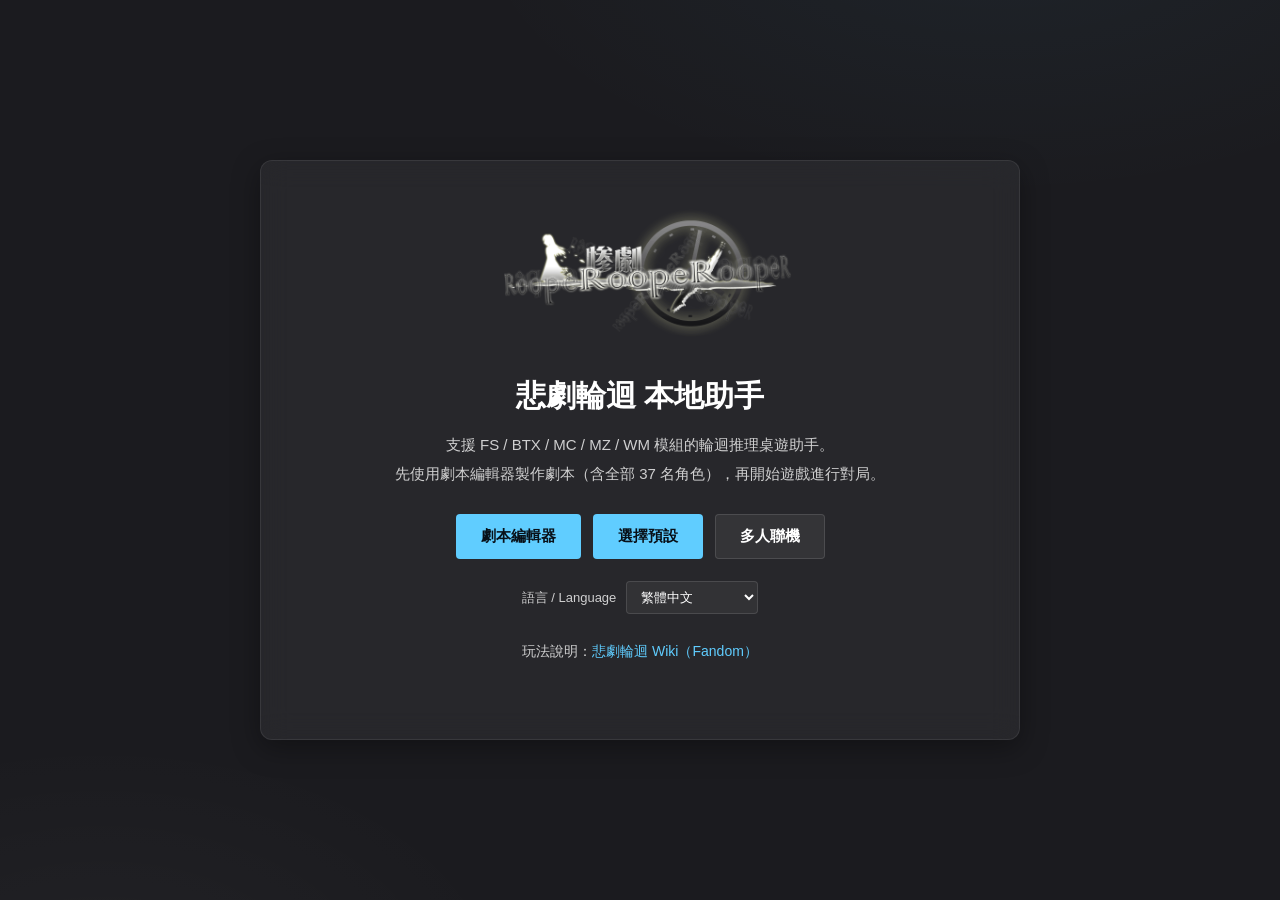
<file: game/index.html>
<!DOCTYPE html>
<html lang="zh-Hant">
<head>
  <meta charset="UTF-8">
  <meta name="viewport" content="width=device-width, initial-scale=1.0">
  <link rel="icon" href="data:,">
  <title data-i18n="landing.title">悲劇輪迴 本地助手</title>
  <link rel="stylesheet" href="css/style.css">
</head>
<body>
  <div class="landing">
    <div class="landing-box">
      <img class="logo" src="assets/logo/logo.png" alt="Tragedy Looper">
      <h1 data-i18n="landing.title">悲劇輪迴 本地助手</h1>
      <p>
        <span data-i18n="landing.desc1">支援 FS 與 BTX 兩個模組的輪迴推理桌遊助手。</span><br>
        <span data-i18n="landing.desc2">先使用劇本編輯器製作劇本（含全部 37 名角色），再開始遊戲進行對局。</span>
      </p>
      <div class="landing-btns">
        <a class="tl-btn tl-btn-primary" href="editor.html" data-i18n="landing.editor">劇本編輯器</a>
        <a class="tl-btn tl-btn-primary" href="presets.html" data-i18n="landing.presets">選擇預設</a>
        <a class="tl-btn" href="multiplayer.html" data-i18n="landing.multiplayer">多人聯機</a>
      </div>
      <div class="landing-lang">
        <label for="lang-select" data-i18n="common.language">語言 / Language</label>
        <select id="lang-select" class="tl-lang"></select>
      </div>
      <p style="margin-top:24px;font-size:14px;">
        <span data-i18n="landing.howTo">玩法說明：</span><a href="https://tragedyrooper.fandom.com/zh/wiki/%E6%83%A8%E5%89%A7%E8%BD%AE%E5%9B%9E_Wiki" target="_blank" rel="noopener" data-i18n="landing.wiki">悲劇輪迴 Wiki（Fandom）</a>
      </p>
    </div>
  </div>
  <script src="js/data/i18n.js"></script>
  <script>
    TL.I18N.bindSelect(document.getElementById("lang-select"));
  </script>
</body>
</html>
</file>
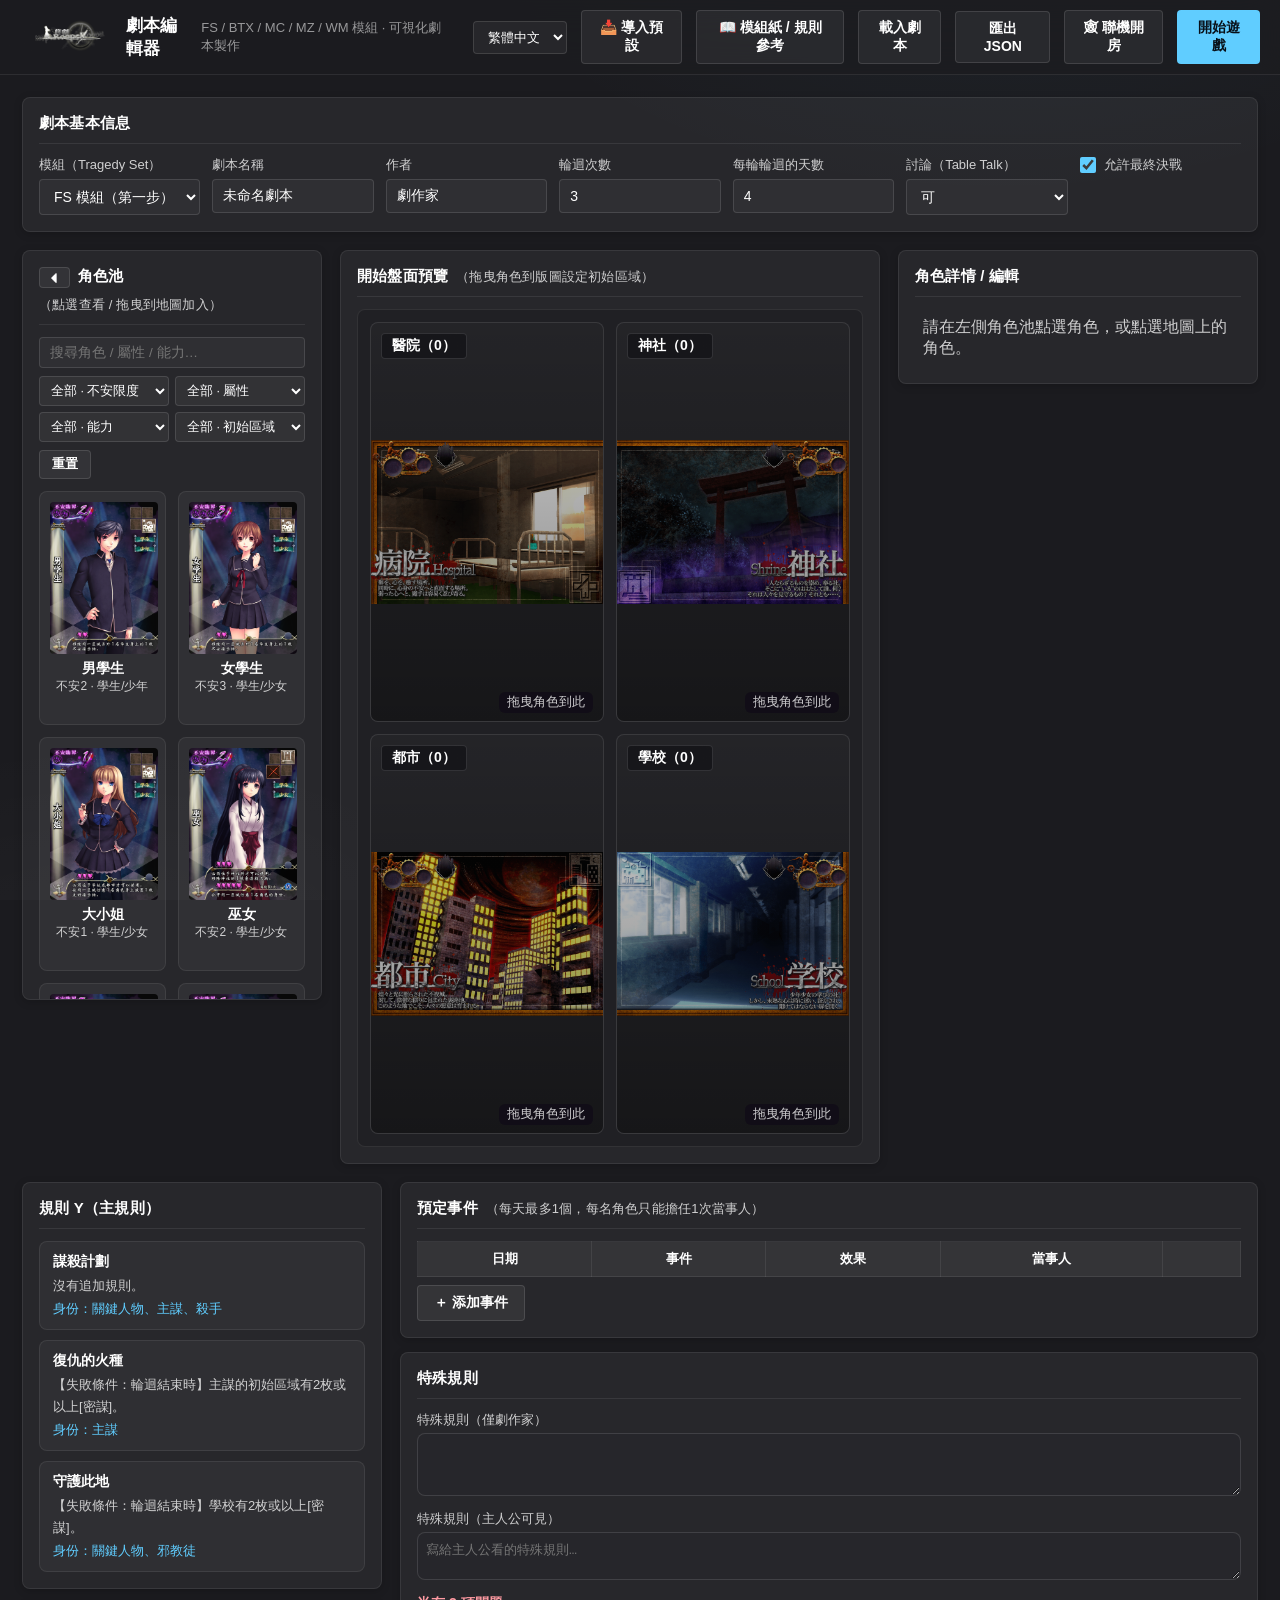
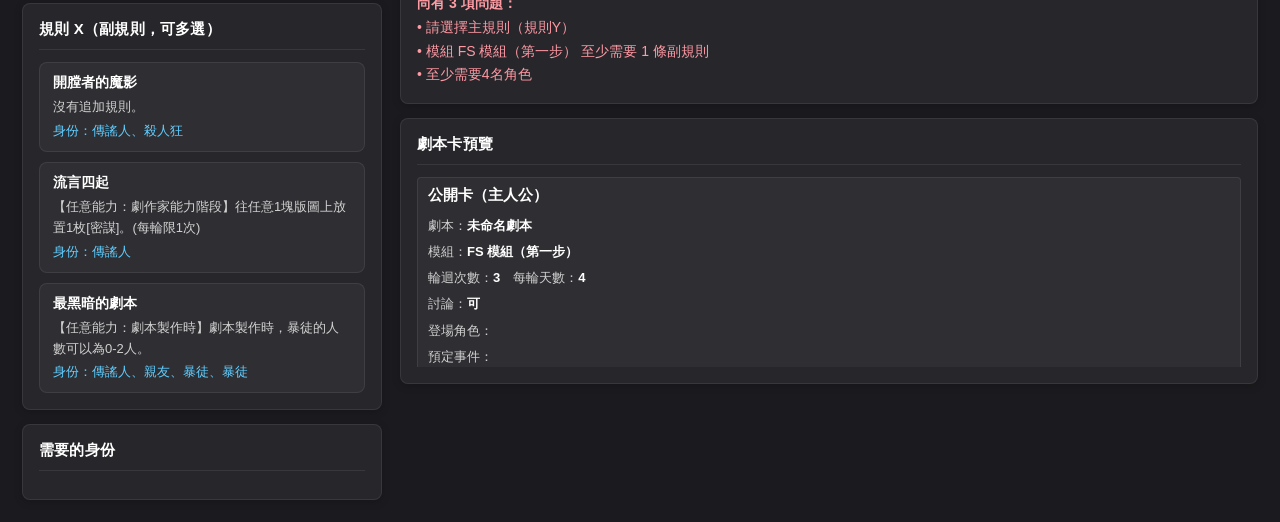
<file: game/editor.html>
<!DOCTYPE html>
<html lang="zh-Hant">
<head>
  <meta charset="UTF-8">
  <meta name="viewport" content="width=device-width, initial-scale=1.0">
  <link rel="icon" href="data:,">
  <title data-i18n="editor.brand">劇本編輯器 - Tragedy Looper</title>
  <link rel="stylesheet" href="css/style.css">
</head>
<body>
  <div class="tl-header">
    <div class="brand"><img src="assets/logo/logo.png" alt="Tragedy Looper"><span data-i18n="editor.brand">劇本編輯器</span></div>
    <span class="hint" data-i18n="editor.hint">FS + BTX 模組 · 可視化劇本製作</span>
    <div class="spacer"></div>
    <select id="lang-select" class="tl-lang" title="Language"></select>
    <button class="tl-btn" id="btn-import-preset" data-i18n="editor.importPreset">📥 導入預設</button>
    <button class="tl-btn" id="btn-ref" data-i18n="editor.ref">📖 模組紙 / 規則參考</button>
    <button class="tl-btn" id="btn-load" data-i18n="editor.load">載入劇本</button>
    <button class="tl-btn" id="btn-export" data-i18n="editor.export">匯出 JSON</button>
    <button class="tl-btn" id="btn-multiplayer" data-i18n="editor.multiplayer">🕸 聯機開房</button>
    <button class="tl-btn tl-btn-primary" id="btn-play" data-i18n="editor.play">開始遊戲</button>
  </div>

  <div class="editor-wrap">
    <div class="tl-panel">
      <h3 data-i18n="editor.info">劇本基本信息</h3>
      <div class="tl-grid" style="grid-template-columns: repeat(auto-fit, minmax(150px, 1fr));">
        <div class="tl-field">
          <label data-i18n="editor.module">模組（Tragedy Set）</label>
          <select id="f-module">
            <option value="FS" data-i18n="editor.moduleFs">FS 模組（第一步）</option>
            <option value="BTX" data-i18n="editor.moduleBtx">BTX 模組（基礎悲劇）</option>
            <option value="MC" data-i18n="editor.moduleMc">MC 模組（神秘圈）</option>
              <option value="MZ" data-i18n="editor.moduleMz">MZ 模組（午夜地帶）</option>
              <option value="WM" data-i18n="editor.moduleWm">WM 模組（怪異神話）</option>
              <option value="AHR" data-i18n="editor.moduleAhr">AHR 模組（另一片地平線）</option>
              <option value="LL" data-i18n="editor.moduleLl">LL 模組（最後的謊言）</option>
              <option value="HSA" data-i18n="editor.moduleHsa">HSA 模組（鬧鬼舞台）</option>
            </select>
        </div>
        <div class="tl-field">
          <label data-i18n="editor.title">劇本名稱</label>
          <input type="text" id="f-title" value="未命名劇本">
        </div>
        <div class="tl-field">
          <label data-i18n="editor.creator">作者</label>
          <input type="text" id="f-creator" value="劇作家">
        </div>
        <div class="tl-field">
          <label data-i18n="editor.loops">輪迴次數</label>
          <input type="number" id="f-loops" min="1" max="5" value="3">
        </div>
        <div class="tl-field">
          <label data-i18n="editor.days">每輪輪迴的天數</label>
          <input type="number" id="f-days" min="1" max="10" value="4">
        </div>
        <div class="tl-field">
          <label data-i18n="editor.talk">討論（Table Talk）</label>
          <select id="f-talk">
            <option value="true" data-i18n="editor.yes">可</option>
            <option value="false" data-i18n="editor.no">不可</option>
          </select>
        </div>
        <div class="tl-field" id="f-turf-row" style="display:none;">
          <label data-i18n="editor.turf">領地（大人物）</label>
          <select id="f-turf"></select>
        </div>
        <div class="tl-field">
          <label class="toggle-row"><input type="checkbox" id="f-final-guess" checked> <span data-i18n="editor.allowFinalGuess">允許最終決戰</span></label>
        </div>
      </div>
    </div>

    <div class="editor-main">
      <div class="tl-panel pool-panel">
        <h3><button class="tl-btn pool-toggle" id="pool-toggle" title="收起">⏴</button> <span data-i18n="editor.pool">角色池</span> <small style="color:var(--text-dim);font-weight:normal;" data-i18n="editor.poolHint">（點選查看 / 拖曳到地圖加入）</small></h3>
        <div class="pool-filter">
          <input type="text" id="pool-search" data-i18n-ph="editor.poolSearch" placeholder="搜尋角色 / 屬性 / 能力…">
          <div class="pool-filter-grid">
            <select id="f-pool-paranoia" title=""></select>
            <select id="f-pool-trait" title=""></select>
            <select id="f-pool-ability" title=""></select>
            <select id="f-pool-loc" title=""></select>
          </div>
          <button class="tl-btn" id="pool-filter-reset" data-i18n="editor.filterReset">重置</button>
        </div>
        <div id="character-pool"></div>
      </div>
      <button class="tl-btn pool-expand" id="pool-expand" title="展開角色池">⏵ 角色池</button>

      <div class="tl-panel">
        <h3><span data-i18n="editor.boardPreview">開始盤面預覽</span> <small style="color:var(--text-dim);font-weight:normal;" data-i18n="editor.boardHint">（拖曳角色到版圖設定初始區域）</small></h3>
        <div id="board-preview" class="board-grid"></div>
      </div>

      <div class="tl-panel detail-panel">
        <h3 data-i18n="editor.detail">角色詳情 / 編輯</h3>
        <div id="char-detail"></div>
      </div>
    </div>

    <div class="editor-sections">
      <div style="display:flex;flex-direction:column;gap:14px;">
        <div class="tl-panel">
          <h3 data-i18n="editor.mainPlot">規則 Y（主規則）</h3>
          <div class="plot-cards" id="main-plot-list"></div>
        </div>
        <div class="tl-panel">
          <h3 data-i18n="editor.subPlot">規則 X（副規則，可多選）</h3>
          <div class="plot-cards" id="sub-plot-list"></div>
        </div>
        <div class="tl-panel">
          <h3 data-i18n="editor.roleReq">需要的身份</h3>
          <div id="role-req" style="font-size:15px;line-height:1.9;"></div>
        </div>
      </div>

      <div style="display:flex;flex-direction:column;gap:14px;">
        <div class="tl-panel">
          <h3><span data-i18n="editor.incidents">預定事件</span> <small style="color:var(--text-dim);font-weight:normal;" data-i18n="editor.incidentHint">（每天最多1個，每名角色只能擔任1次當事人）</small></h3>
          <table class="incident-table">
            <thead><tr><th data-i18n="editor.day">日期</th><th data-i18n="editor.event">事件</th><th data-i18n="editor.effect">效果</th><th data-i18n="editor.culprit">當事人</th><th></th></tr></thead>
            <tbody id="incident-body"></tbody>
          </table>
          <div style="margin-top:8px;">
            <button class="tl-btn" id="btn-add-incident" data-i18n="editor.addIncident">＋ 添加事件</button>
          </div>
        </div>
        <div class="tl-panel">
          <h3 data-i18n="editor.special">特殊規則</h3>
          <label style="display:block;font-size:13px;color:var(--text-dim);margin-bottom:4px;" data-i18n="editor.specialSecret">特殊規則（僅劇作家）</label>
          <textarea id="f-special" rows="3" style="width:100%;background:var(--bg3);color:var(--text);border:1px solid var(--line);border-radius:8px;padding:8px;margin-bottom:10px;"></textarea>
          <label style="display:block;font-size:13px;color:var(--text-dim);margin-bottom:4px;" data-i18n="editor.specialPublic">特殊規則（主人公可見）</label>
          <textarea id="f-public-special" rows="2" style="width:100%;background:var(--bg3);color:var(--text);border:1px solid var(--line);border-radius:8px;padding:8px;" placeholder="寫給主人公看的特殊規則…"></textarea>
          <div style="margin-top:8px;" class="errors" id="validate-out"></div>
        </div>
        <div class="tl-panel">
          <h3 data-i18n="editor.cards">劇本卡預覽</h3>
          <div class="script-cards">
            <div class="script-card" id="open-card"></div>
            <div class="script-card" id="secret-card"></div>
          </div>
        </div>
      </div>
    </div>
  </div>

  <script src="js/data/characters.js"></script>
  <script src="js/data/roles.js"></script>
  <script src="js/data/plots.js"></script>
  <script src="js/data/incidents.js"></script>
  <script src="js/data/cards.js"></script>
  <script src="js/data/modules.js"></script>
  <script src="js/data/presets.js"></script>
  <script src="js/data/i18n.js"></script>
  <script src="js/core/util.js"></script>
  <script src="js/ui/common.js"></script>
  <script src="js/ui/editor.js"></script>
  <script>
    TL.I18N.bindSelect(document.getElementById("lang-select"), function () {
      try { window.__tlEditorRefresh && window.__tlEditorRefresh(); } catch (e) {}
    });
  </script>
</body>
</html>
</file>
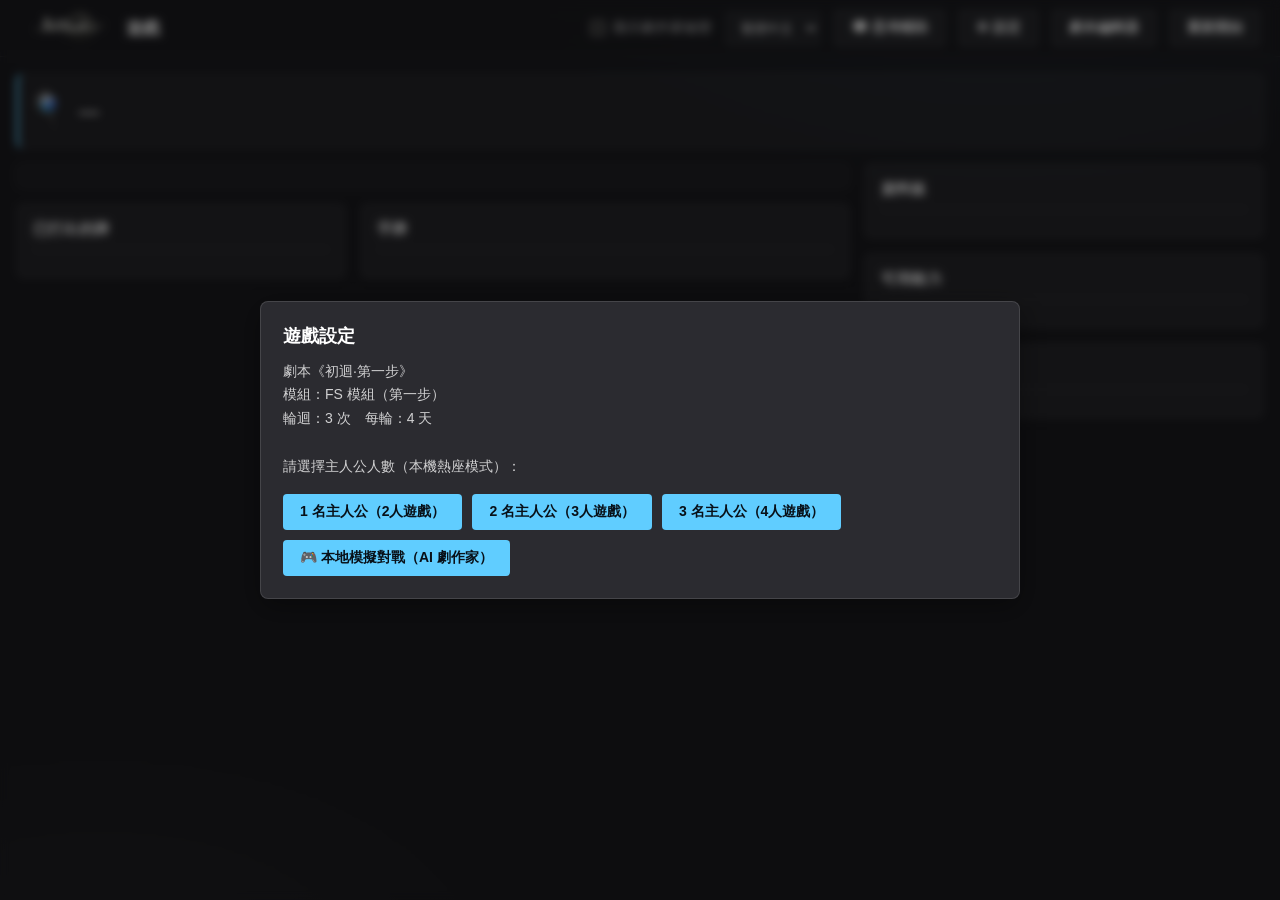
<file: game/game.html>
<!DOCTYPE html>
<html lang="zh-Hant">
<head>
  <meta charset="UTF-8">
  <meta name="viewport" content="width=device-width, initial-scale=1.0">
  <link rel="icon" href="data:,">
  <title data-i18n="game.title">遊戲 - Tragedy Looper</title>
  <link rel="stylesheet" href="css/style.css">
</head>
<body>
  <div class="tl-header">
    <div class="brand"><img src="assets/logo/logo.png" alt="Tragedy Looper"><span id="hd-title" data-i18n="game.title">遊戲</span></div>
    <span class="hint" id="hd-meta"></span>
    <div class="spacer"></div>
    <label class="toggle-row" id="tgl-secret-row"><input type="checkbox" id="tgl-secret"> <span data-i18n="game.showSecret">顯示劇作家秘密</span></label>
    <div id="net-bar" style="display:none;align-items:center;gap:8px;">
      <span class="net-dot"></span><span id="net-status" style="font-size:14px;color:var(--text-dim);" data-i18n="game.online">聯機中</span>
      <button class="tl-btn" id="btn-mm-manual" style="display:none;"></button>
      <button class="tl-btn" id="btn-mm-lose" style="display:none;"></button>
      <button class="tl-btn" id="btn-gw-continue" style="display:none;"></button>
      <button class="tl-btn" id="btn-gw-pending" style="display:none;"></button>
      <button class="tl-btn" id="btn-leave" data-i18n="game.leave">離開房間</button>
    </div>
    <select id="lang-select" class="tl-lang" title="Language"></select>
    <button class="tl-btn" id="btn-notes" data-i18n="game.notes">💭 思考輔助</button>
    <button class="tl-btn" id="btn-settings" data-i18n="game.settings">⚙ 設定</button>
    <button class="tl-btn" id="btn-editor" data-i18n="game.editor">劇本編輯器</button>
    <button class="tl-btn" id="btn-restart" data-i18n="game.restart">重新開始</button>
  </div>

  <div class="game-wrap">
    <div id="persp-bar-wrap" style="display:none;">
      <div class="persp-title" data-i18n="game.perspTitle">我的英雄（點擊切換視角）</div>
      <div id="persp-bar" class="persp-bar"></div>
    </div>
    <div class="phase-bar">
      <img id="phase-nopin" class="phase-nopin" src="assets/extra/nopin_1.png" alt="">
      <div class="phase-name" id="phase-name">—</div>
      <div class="phase-hint" id="phase-hint"></div>
      <button class="tl-btn" id="skip-btn" style="display:none;"></button>
      <button class="tl-btn tl-btn-primary" id="phase-btn" style="display:none;"></button>
    </div>

    <div class="game-main">
      <div class="game-left">
        <div id="notes-strip" class="notes-strip" style="display:none;"></div>
        <div class="board-grid" id="board"></div>
        <div class="bottom-bar">
          <div class="tl-panel plays-panel">
            <h3 data-i18n="game.plays">已打出的牌</h3>
            <div class="plays-list" id="plays-list"></div>
          </div>
          <div class="tl-panel hand-panel">
            <h3 data-i18n="game.hand">手牌</h3>
            <div class="hand-area" id="hand-area"></div>
          </div>
        </div>
      </div>
      <div class="side-col">
        <div class="tl-panel">
          <h3 data-i18n="game.dataBoard">資料板</h3>
          <div class="data-board" id="data-board"></div>
        </div>
        <div class="tl-panel">
          <h3 data-i18n="game.abilities">可用能力</h3>
          <div id="ability-panel" style="font-size:14px;line-height:1.7;"></div>
        </div>
        <div class="tl-panel">
          <h3 data-i18n="game.log">事件紀錄</h3>
          <div class="log-panel" id="log-panel"></div>
        </div>
        <div class="tl-panel" id="chat-panel" style="display:none;">
          <h3><span data-i18n="game.chat">對話</span> <small id="chat-players" style="display:inline;"></small></h3>
          <div class="chat-log" id="chat-log"></div>
          <div class="chat-input-row">
            <input type="text" id="chat-input" maxlength="300" data-i18n-ph="game.chatInput" placeholder="輸入訊息…">
            <button class="tl-btn" id="chat-send" data-i18n="game.send">送出</button>
          </div>
        </div>
        <div class="tl-panel secret-box" id="secret-panel" style="display:none;"></div>
      </div>
    </div>
  </div>

  <div id="setup-overlay" class="tl-modal-wrap">
    <div class="tl-modal" id="setup-modal"></div>
  </div>

  <script src="js/data/characters.js"></script>
  <script src="js/data/roles.js"></script>
  <script src="js/data/plots.js"></script>
  <script src="js/data/incidents.js"></script>
  <script src="js/data/cards.js"></script>
  <script src="js/data/modules.js"></script>
  <script src="js/data/i18n.js"></script>
  <script src="js/core/util.js"></script>
  <script src="js/core/engine.js"></script>
  <script src="js/core/state.js"></script>
  <script src="js/core/helpers.js"></script>
  <script src="js/core/cards.js"></script>
  <script src="js/core/incidents.js"></script>
  <script src="js/core/abilities.js"></script>
  <script src="js/core/abilities-goodwill.js"></script>
  <script src="js/core/phases.js"></script>
  <script src="js/core/death.js"></script>
  <script src="js/core/final.js"></script>
  <script src="js/data/ai-strategies.js"></script>
  <script src="js/ai/ai.js"></script>
  <script src="js/ai/strategies.js"></script>
  <script src="js/ui/common.js"></script>
  <script src="js/ui/net.js"></script>
  <script src="js/ui/state.js"></script>
  <script src="js/ui/board.js"></script>
  <script src="js/ui/panels.js"></script>
  <script src="js/ui/log.js"></script>
  <script src="js/ui/anim.js"></script>
  <script src="js/ui/notes.js"></script>
  <script src="js/ui/game.js"></script>
  <script>
    TL.I18N.bindSelect(document.getElementById("lang-select"), function () {
      try { window.__tlGameRefresh && window.__tlGameRefresh(); } catch (e) {}
    });
  </script>
</body>
</html>
</file>
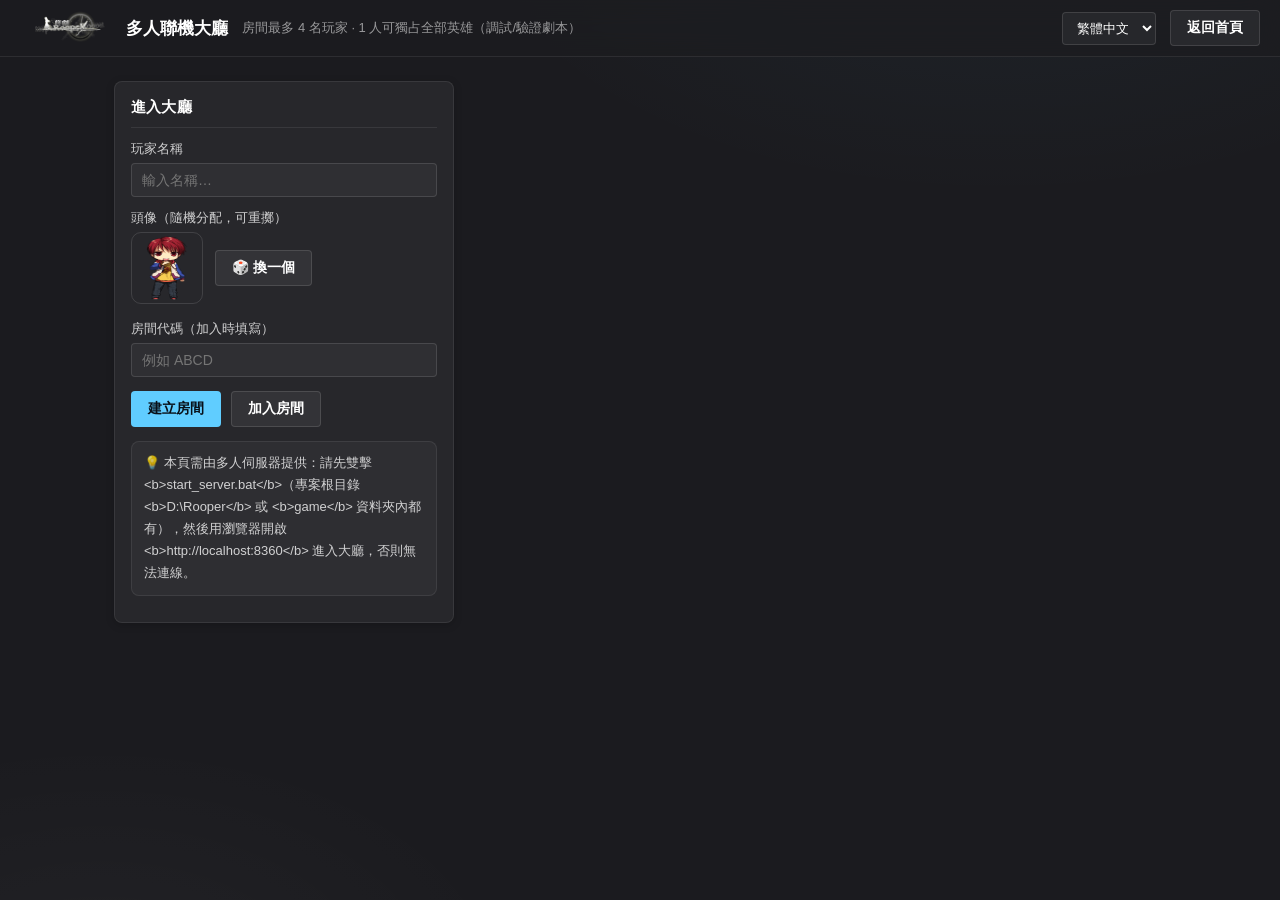
<file: game/multiplayer.html>
<!DOCTYPE html>
<html lang="zh-Hant">
<head>
  <meta charset="UTF-8">
  <meta name="viewport" content="width=device-width, initial-scale=1.0">
  <link rel="icon" href="data:,">
  <title data-i18n="lobby.title">多人聯機 - Tragedy Looper</title>
  <link rel="stylesheet" href="css/style.css">
</head>
<body>
  <div class="tl-header">
    <div class="brand"><img src="assets/logo/logo.png" alt="Tragedy Looper"><span data-i18n="lobby.title">多人聯機大廳</span></div>
    <span class="hint" data-i18n="lobby.hint">房間最多 4 名玩家 · 1 人可獨占全部英雄（調試/驗證劇本）</span>
    <div class="spacer"></div>
    <select id="lang-select" class="tl-lang" title="Language"></select>
    <button class="tl-btn" id="lb-back" data-i18n="lobby.back">返回首頁</button>
  </div>

  <div class="lobby-wrap">
    <div class="lobby-grid">
      <div class="tl-panel" id="lobby-entry">
        <h3 data-i18n="lobby.enter">進入大廳</h3>
        <div class="tl-field" style="margin-bottom:12px;">
          <label data-i18n="lobby.name">玩家名稱</label>
          <input type="text" id="lb-name" maxlength="12" data-i18n-ph="lobby.namePh" placeholder="輸入名稱…">
        </div>
        <div class="tl-field" style="margin-bottom:16px;">
          <label data-i18n="lobby.avatar">頭像（隨機分配，可重擲）</label>
          <div style="display:flex;align-items:center;gap:12px;">
            <img id="lb-avatar-img" class="avatar-big" alt="">
            <button class="tl-btn" id="lb-reroll" data-i18n="lobby.reroll">🎲 換一個</button>
          </div>
        </div>
        <div class="tl-field" style="margin-bottom:14px;">
          <label data-i18n="lobby.code">房間代碼（加入時填寫）</label>
          <input type="text" id="lb-code" maxlength="4" data-i18n-ph="lobby.codePh" placeholder="例如 ABCD" style="text-transform:uppercase;">
        </div>
        <div class="lobby-btns">
          <button class="tl-btn tl-btn-primary" id="lb-create" data-i18n="lobby.create">建立房間</button>
          <button class="tl-btn" id="lb-join" data-i18n="lobby.join">加入房間</button>
        </div>
        <div class="lb-hint" data-i18n="lobby.hintText">💡 本頁需由多人伺服器提供：請先雙擊 <b>start_server.bat</b>
          （專案根目錄 <b>D:\Rooper</b> 或 <b>game</b> 資料夾內都有，也可直接雙擊 <b>game\start.bat</b>），
          然後用瀏覽器開啟 <b>http://localhost:8360</b> 進入大廳，否則無法連線。</div>
        <div id="lb-error" style="color:var(--red-soft);margin-top:10px;font-size:14px;"></div>
      </div>

      <div class="tl-panel" id="lobby-room" style="display:none;">
        <h3>房間 <small id="lb-room-hint"></small></h3>
        <div class="room-code-row">
          <span data-i18n="lobby.roomCode">房間代碼</span>
          <b id="lb-roomcode"></b>
          <button class="tl-btn" id="lb-copy" data-i18n="lobby.copy">複製</button>
        </div>
        <div class="lobby-cols">
          <div style="flex:1;min-width:0;">
            <h4 class="lobby-sec" data-i18n="lobby.players">玩家</h4>
            <div id="lb-players" class="lb-players"></div>
            <h4 class="lobby-sec"><span data-i18n="lobby.assign">英雄分配</span> <small id="lb-assign-hint" style="color:var(--text-faint);font-weight:normal;"></small></h4>
            <div id="lb-assign" class="lb-assign"></div>
            <div id="lb-room-settings" class="lb-room-settings"></div>
            <div id="lb-script" class="lb-script"></div>
            <button class="tl-btn tl-btn-primary" id="lb-start" style="margin-top:12px;" data-i18n="lobby.start">開始遊戲</button>
          </div>
          <div class="lb-chat-box">
            <h4 class="lobby-sec" data-i18n="lobby.chat">對話</h4>
            <div id="lb-chat" class="chat-log"></div>
            <div class="chat-input-row">
              <input type="text" id="lb-chat-input" maxlength="300" data-i18n-ph="lobby.chatInput" placeholder="輸入訊息…">
              <button class="tl-btn" id="lb-chat-send" data-i18n="lobby.send">送出</button>
            </div>
          </div>
        </div>
      </div>
    </div>
  </div>

  <script src="js/data/characters.js"></script>
  <script src="js/data/roles.js"></script>
  <script src="js/data/plots.js"></script>
  <script src="js/data/incidents.js"></script>
  <script src="js/data/cards.js"></script>
  <script src="js/data/modules.js"></script>
  <script src="js/data/presets.js"></script>
  <script src="js/data/i18n.js"></script>
  <script src="js/core/util.js"></script>
  <script src="js/ui/common.js"></script>
  <script src="js/ui/net.js"></script>
  <script src="js/ui/lobby.js"></script>
  <script>
    TL.I18N.bindSelect(document.getElementById("lang-select"), function () {
      try { window.__tlLobbyRefresh && window.__tlLobbyRefresh(); } catch (e) {}
    });
  </script>
</body>
</html>
</file>
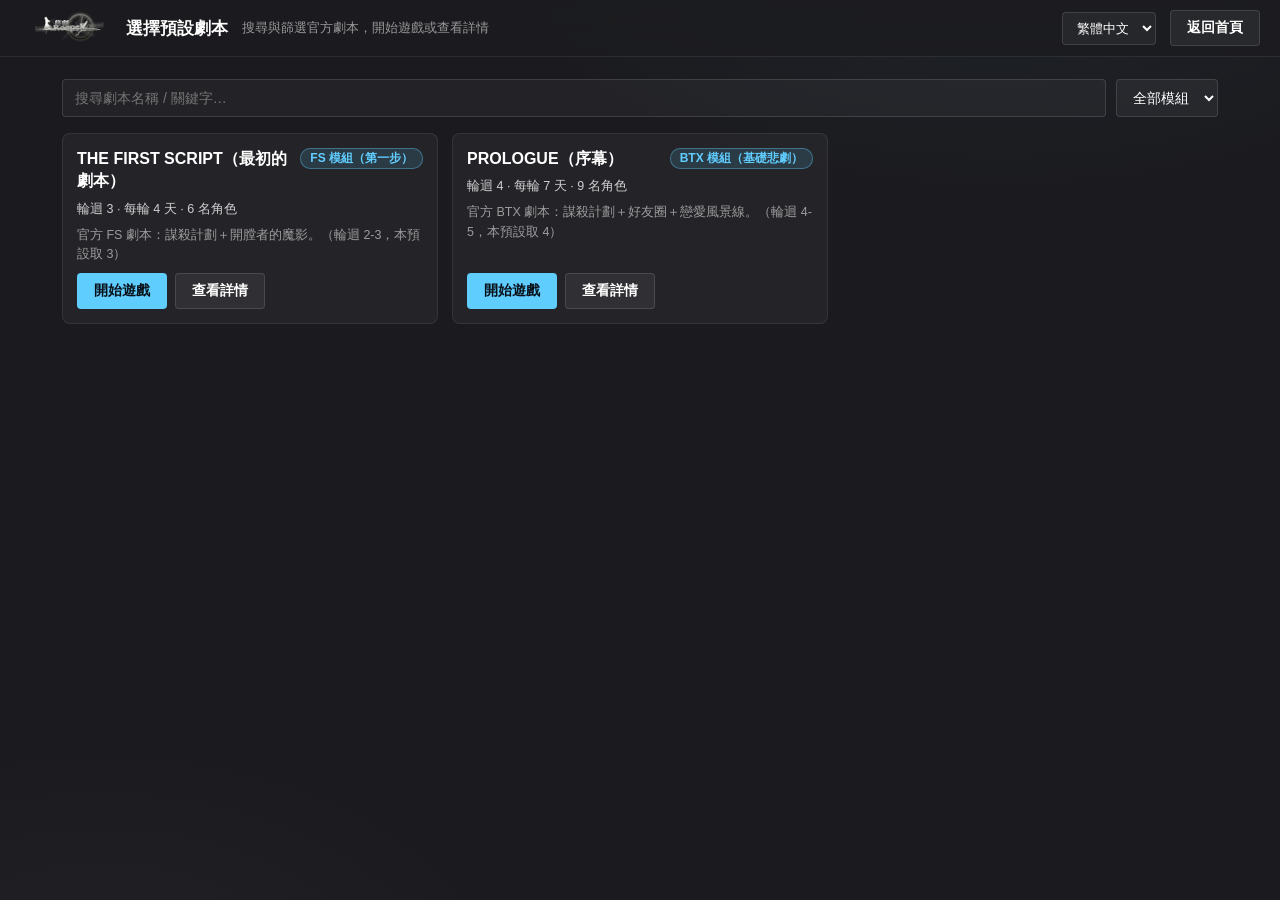
<file: game/presets.html>
<!DOCTYPE html>
<html lang="zh-Hant">
<head>
  <meta charset="UTF-8">
  <meta name="viewport" content="width=device-width, initial-scale=1.0">
  <link rel="icon" href="data:,">
  <title data-i18n="preset.title">選擇預設劇本 - Tragedy Looper</title>
  <link rel="stylesheet" href="css/style.css">
</head>
<body>
  <div class="tl-header">
    <div class="brand"><img src="assets/logo/logo.png" alt="Tragedy Looper"><span data-i18n="preset.title">選擇預設劇本</span></div>
    <span class="hint" data-i18n="preset.hint">搜尋與篩選官方劇本，開始遊戲或查看詳情</span>
    <div class="spacer"></div>
    <select id="lang-select" class="tl-lang" title="Language"></select>
    <button class="tl-btn" id="btn-back" data-i18n="lobby.back">返回首頁</button>
  </div>

  <div class="preset-wrap">
    <div class="preset-filter">
      <input type="text" id="preset-search" data-i18n-ph="preset.searchPh" placeholder="搜尋劇本名稱 / 關鍵字…">
      <select id="preset-module">
        <option value="" data-i18n="preset.allModules">全部模組</option>
        <option value="FS">FS</option>
        <option value="BTX">BTX</option>
      </select>
    </div>
    <div id="preset-list" class="preset-list"></div>
  </div>

  <script src="js/data/characters.js"></script>
  <script src="js/data/roles.js"></script>
  <script src="js/data/plots.js"></script>
  <script src="js/data/incidents.js"></script>
  <script src="js/data/cards.js"></script>
  <script src="js/data/modules.js"></script>
  <script src="js/data/presets.js"></script>
  <script src="js/data/i18n.js"></script>
  <script src="js/core/util.js"></script>
  <script src="js/ui/common.js"></script>
  <script src="js/ui/presets.js"></script>
  <script>
    TL.I18N.bindSelect(document.getElementById("lang-select"), function () { window.__tlPresetRefresh && window.__tlPresetRefresh(); });
  </script>
</body>
</html>
</file>
<file: game/css/style.css>
/* =========================================================
   悲劇輪迴 本地助手 — WinUI 3 / Fluent 扁平風格（深色）
   中性底色、單一強調色、無漸變、無輝光、清晰層級
   ========================================================= */

* { box-sizing: border-box; margin: 0; padding: 0; }

:root {
  color-scheme: dark;
  /* 中性深色層（Fluent dark：層級用低透明度白色填充） */
  --bg0: #17171a;
  --bg1: #1b1b1f;
  --bg2: #202024;
  --bg3: #26262b;
  --bg4: #2c2c31;
  --line: rgba(255, 255, 255, .12);
  --line-soft: rgba(255, 255, 255, .08);
  --text: #ffffff;
  --text-dim: rgba(255, 255, 255, .78);
  --text-faint: rgba(255, 255, 255, .55);
  /* 強調色（WinUI 深色：亮藍） */
  --gold: #60cdff;
  --accent: #60cdff;
  --accent2: #79d7ff;
  --accent-fill: #60cdff;
  --accent-fill-hover: #79d7ff;
  --accent-fill-pressed: #46b5ea;
  --accent-text: #081018;
  --accent-soft: rgba(96, 205, 255, .14);
  --accent-ring: rgba(96, 205, 255, .38);
  --red: #ff6b7a;
  --red-soft: #ff99a4;
  --green: #6ccb5f;
  /* 扁平陰影（克制） */
  --shadow-lg: 0 8px 28px rgba(0, 0, 0, .34);
  --shadow-md: 0 4px 14px rgba(0, 0, 0, .25);
  --glow-gold: 0 0 0 rgba(0, 0, 0, 0);
  --glow-violet: 0 0 0 rgba(0, 0, 0, 0);
  --font-display: "Segoe UI Variable Display", "Segoe UI", "Microsoft YaHei UI", "PingFang SC", sans-serif;
  --font-body: "Segoe UI Variable Text", "Segoe UI", "Microsoft YaHei UI", "PingFang SC", sans-serif;
  --radius-card: 8px;
  --radius-ctrl: 4px;
}

/* 所有下拉清單：選項統一深底白字（含原生彈出層） */
select option {
  background: #2b2b30;
  color: #ffffff;
}

html, body {
  height: 100%;
  color: var(--text);
  font-family: var(--font-body);
  font-size: 16px;
  -webkit-font-smoothing: antialiased;
}

body {
  overflow-x: hidden;
  background: #1b1b1f;
  background-image:
    radial-gradient(900px 480px at 78% -10%, rgba(96, 205, 255, .05), transparent 60%),
    radial-gradient(700px 420px at 8% 110%, rgba(255, 255, 255, .03), transparent 60%);
  background-attachment: fixed;
  min-height: 100vh;
}

a { color: var(--accent); text-decoration: none; }
a:hover { text-decoration: underline; color: var(--accent2); }

/* ---------- 捲軸 ---------- */
::-webkit-scrollbar { width: 8px; height: 8px; }
::-webkit-scrollbar-track { background: transparent; }
::-webkit-scrollbar-thumb { background: rgba(255, 255, 255, .22); border-radius: 4px; }
::-webkit-scrollbar-thumb:hover { background: rgba(255, 255, 255, .34); }

/* ---------- 頂欄（Fluent 標題列） ---------- */
.tl-header {
  display: flex; align-items: center; gap: 14px;
  padding: 10px 20px;
  background: rgba(28, 28, 32, .86);
  backdrop-filter: blur(16px) saturate(1.4);
  border-bottom: 1px solid var(--line-soft);
  position: sticky; top: 0; z-index: 50;
}
.tl-header .brand {
  font-family: var(--font-display);
  font-size: 17px; font-weight: 600;
  color: var(--text);
  display: flex; align-items: center; gap: 10px;
}
.tl-header .brand img { height: 34px; }
.tl-header .spacer { flex: 1; }
.tl-header .hint { color: var(--text-faint); font-size: 13px; }

/* ---------- 按鈕（Fluent：扁平、懸停提升填充） ---------- */
.tl-btn {
  background: rgba(255, 255, 255, .06);
  color: var(--text);
  border: 1px solid var(--line);
  border-radius: var(--radius-ctrl);
  padding: 8px 16px;
  cursor: pointer;
  font-size: 14px; font-weight: 600;
  transition: background .12s, border-color .12s, color .12s, box-shadow .12s;
  font-family: inherit;
  display: inline-flex; align-items: center; justify-content: center;
  text-decoration: none;
}
.tl-btn:hover {
  background: rgba(255, 255, 255, .10);
  border-color: var(--line);
  color: var(--text);
  text-decoration: none;
}
.tl-btn:active { background: rgba(255, 255, 255, .05); }
.tl-btn:disabled { opacity: .38; cursor: not-allowed; }
.tl-btn:focus-visible { outline: 2px solid var(--accent); outline-offset: 1px; }
.tl-btn-primary {
  background: var(--accent-fill);
  border-color: transparent;
  color: var(--accent-text);
}
.tl-btn-primary:hover { background: var(--accent-fill-hover); color: var(--accent-text); border-color: transparent; }
.tl-btn-primary:active { background: var(--accent-fill-pressed); color: var(--accent-text); }
.tl-btn-danger {
  background: rgba(255, 107, 122, .12);
  border-color: rgba(255, 107, 122, .45);
  color: var(--red-soft);
}
.tl-btn-danger:hover { background: rgba(255, 107, 122, .22); border-color: var(--red); color: #ffc2c8; }

/* ---------- 面板（Fluent 卡片） ---------- */
.tl-panel {
  position: relative;
  background: rgba(255, 255, 255, .055);
  border: 1px solid var(--line-soft);
  border-radius: var(--radius-card);
  padding: 16px;
  box-shadow: 0 2px 8px rgba(0, 0, 0, .18);
}
.tl-panel h3 {
  font-family: var(--font-display);
  font-size: 15px; font-weight: 600;
  color: var(--text);
  letter-spacing: .2px;
  margin-bottom: 12px; padding-bottom: 10px;
  border-bottom: 1px solid var(--line-soft);
  display: flex; align-items: baseline; gap: 8px; flex-wrap: wrap;
}
.tl-panel h3 small { color: var(--text-faint); font-weight: normal; font-size: 13px; font-family: var(--font-body); }
.tl-grid { display: grid; gap: 12px; }

/* ---------- 表單（Fluent 輸入框） ---------- */
.tl-field { display: flex; flex-direction: column; gap: 5px; }
.tl-field label { font-size: 13px; color: var(--text-dim); }
.tl-field input[type=text], .tl-field input[type=number], .tl-field select, .tl-field textarea {
  background: rgba(255, 255, 255, .04);
  border: 1px solid var(--line);
  color: var(--text);
  border-radius: var(--radius-ctrl);
  padding: 8px 10px;
  font-size: 14px;
  outline: none;
  font-family: inherit;
  transition: border-color .12s, box-shadow .12s, background .12s;
}
.tl-field input:hover, .tl-field select:hover, .tl-field textarea:hover { background: rgba(255, 255, 255, .06); }
.tl-field input:focus, .tl-field select:focus, .tl-field textarea:focus {
  border-color: var(--accent);
  box-shadow: 0 0 0 1px var(--accent-ring);
  background: rgba(255, 255, 255, .05);
}
.tl-field select option { background: var(--bg3); }

/* ---------- 模態框（Fluent ContentDialog） ---------- */
.tl-modal-wrap {
  position: fixed; inset: 0; z-index: 200;
  background: rgba(0, 0, 0, .5);
  backdrop-filter: blur(4px);
  display: flex; align-items: center; justify-content: center;
  padding: 22px;
  animation: fadeIn .14s ease;
}
.tl-modal {
  background: #2b2b30;
  border: 1px solid var(--line);
  border-radius: 8px;
  max-width: 760px; width: 100%;
  max-height: 88vh; overflow: auto;
  padding: 22px;
  box-shadow: var(--shadow-lg);
  animation: popIn .16s ease;
}
.tl-modal-title { font-family: var(--font-display); font-size: 18px; font-weight: 600; color: var(--text); margin-bottom: 12px; }
.tl-modal-text { color: var(--text-dim); margin-bottom: 16px; line-height: 1.7; white-space: pre-wrap; font-size: 14px; }
.tl-modal-btns { display: flex; flex-wrap: wrap; gap: 10px; margin-top: 8px; }
.tl-btn-choice { flex: 1; min-width: 150px; text-align: left; font-size: 14px; }
.tl-target-grid { display: grid; grid-template-columns: repeat(auto-fill, minmax(120px, 1fr)); gap: 10px; margin-bottom: 14px; }
.tl-target-item {
  display: flex; flex-direction: column; align-items: center; gap: 6px;
  padding: 10px; min-height: 120px;
  background: rgba(255, 255, 255, .04);
  border: 1px solid var(--line-soft); border-radius: var(--radius-card);
  transition: background .12s, border-color .12s, box-shadow .12s;
}
.tl-target-item:hover { background: var(--accent-soft); border-color: var(--accent); box-shadow: 0 0 0 1px var(--accent-ring); }
.tl-target-item img { width: 64px; height: 86px; object-fit: cover; border-radius: 4px; }
.tl-target-item .tl-target-ph {
  width: 64px; height: 86px; display: flex; align-items: center; justify-content: center;
  background: rgba(255, 255, 255, .07); border: 1px dashed var(--line);
  border-radius: 4px; color: var(--accent); font-size: 28px; font-weight: 700;
}
.tl-target-item span { font-size: 13px; font-weight: 600; }

/* ---------- Toast ---------- */
#tl-toast-root { position: fixed; top: 64px; right: 18px; z-index: 300; display: flex; flex-direction: column; gap: 10px; }
.tl-toast {
  background: #2b2b30;
  border: 1px solid var(--line);
  border-left: 3px solid var(--accent);
  border-radius: 6px;
  padding: 12px 16px; font-size: 14px; line-height: 1.6;
  max-width: 340px;
  box-shadow: var(--shadow-md);
  transition: opacity .25s, transform .25s;
}
.tl-toast-out { opacity: 0; transform: translateX(20px); }

/* ---------- 動畫 ---------- */
@keyframes fadeIn { from { opacity: 0; } to { opacity: 1; } }
@keyframes popIn { from { opacity: 0; transform: scale(.97) translateY(6px); } to { opacity: 1; transform: none; } }
@keyframes targetPulse {
  0%, 100% { box-shadow: 0 0 0 2px var(--accent-ring), 0 0 0 1px var(--accent); }
  50% { box-shadow: 0 0 0 4px rgba(96, 205, 255, .18), 0 0 0 1px var(--accent); }
}

/* =========================================================
   編輯器
   ========================================================= */
.editor-wrap { max-width: 1400px; margin: 0 auto; padding: 22px; display: grid; gap: 18px; position: relative; z-index: 1; }
.editor-wrap { --pool-w: 300px; }
.editor-main { display: grid; grid-template-columns: var(--pool-w) minmax(0, 1fr) 360px; gap: 18px; align-items: start; }
.editor-wrap.pool-collapsed { --pool-w: 0px; }
.editor-wrap.pool-collapsed .pool-panel { display: none; }
/* 收起角色池後，盤面預覽改佔用寬列，避免被排進 0px 的第一列 */
@media (min-width: 1181px) {
  .editor-wrap.pool-collapsed .editor-main { grid-template-columns: minmax(0, 1fr) 360px; }
}
@media (max-width: 1180px) {
  .editor-wrap.pool-collapsed .editor-main { grid-template-columns: minmax(0, 1fr); }
}
.pool-toggle { padding: 2px 8px; font-size: 13px; align-self: center; }
.pool-expand {
  display: none;
  position: fixed;
  left: 0; top: 45%;
  z-index: 60;
  padding: 14px 8px;
  writing-mode: vertical-rl;
  font-size: 13px;
  border-radius: 0 8px 8px 0;
}
.editor-wrap.pool-collapsed .pool-expand { display: inline-flex; }
.editor-sections { display: grid; grid-template-columns: 360px 1fr; gap: 18px; align-items: start; }

.pool-panel { max-height: calc(100vh - 150px); overflow-y: auto; position: sticky; top: 72px; }
.pool-grid { display: grid; grid-template-columns: repeat(auto-fill, minmax(126px, 1fr)); gap: 12px; }
.pool-filter { display: flex; flex-direction: column; gap: 8px; margin-bottom: 12px; }
.pool-filter input[type=text] {
  background: rgba(255, 255, 255, .04);
  border: 1px solid var(--line);
  color: var(--text);
  border-radius: var(--radius-ctrl);
  padding: 7px 10px; font-size: 13.5px; outline: none; font-family: inherit;
  transition: border-color .12s, box-shadow .12s;
}
.pool-filter input[type=text]:focus { border-color: var(--accent); box-shadow: 0 0 0 1px var(--accent-ring); }
.pool-filter-grid { display: grid; grid-template-columns: 1fr 1fr; gap: 6px; }
.pool-filter-grid select {
  background: rgba(255, 255, 255, .05);
  border: 1px solid var(--line);
  color: var(--text);
  border-radius: var(--radius-ctrl);
  padding: 6px 7px; font-size: 12.5px; outline: none;
  min-width: 0;
}
.pool-filter .tl-btn { align-self: flex-start; padding: 5px 12px; font-size: 12.5px; }
.pool-card {
  position: relative;
  background: rgba(255, 255, 255, .045);
  border: 1px solid var(--line-soft);
  border-radius: var(--radius-card);
  padding: 10px;
  text-align: center; cursor: grab;
  transition: background .12s, border-color .12s, transform .12s, box-shadow .12s;
}
.pool-card:hover { background: rgba(255, 255, 255, .07); border-color: var(--accent); }
.pool-card.selected { border-color: var(--accent); background: var(--accent-soft); box-shadow: 0 0 0 1px var(--accent-ring); }
.pool-card.in-cast { border-color: rgba(108, 203, 95, .55); }
.pool-card img { width: 108px; height: 152px; object-fit: cover; border-radius: 4px; display: block; margin: 0 auto; }
.pool-card .cname { font-size: 14px; margin-top: 6px; font-weight: 600; }
.pool-card .cstat { font-size: 12px; color: var(--text-dim); }
.pool-card .crole { font-size: 12px; color: var(--accent); min-height: 16px; margin-top: 3px; }
.pool-card .badge {
  position: absolute; top: 6px; right: 6px;
  background: var(--accent); color: var(--accent-text);
  border-radius: 4px; font-size: 11px; font-weight: 700;
  padding: 1px 7px;
}
.pool-card .badge.custom { background: var(--bg4); color: var(--text); }
.pool-card .remove-x {
  display: none; position: absolute; top: 6px; left: 6px; z-index: 2;
  width: 22px; height: 22px; line-height: 19px;
  background: rgba(255, 107, 122, .85); color: #fff;
  border-radius: 50%; font-size: 13px; text-align: center; cursor: pointer;
}
.pool-card.in-cast:hover .remove-x { display: block; }
.pool-card.dragging { opacity: .4; }
.pool-card.disabled { opacity: .45; cursor: not-allowed; }
.pool-card.disabled:hover { border-color: var(--line-soft); background: rgba(255, 255, 255, .045); }

/* 開始盤面預覽 */
#board-preview .location-panel {
  min-height: 400px;
  display: flex;
  flex-direction: column;
}
#board-preview .location-panel .chars-area {
  position: relative;
  z-index: 2;
  padding: 46px 6px 12px;
  flex: 1;
  align-content: center;
}
#board-preview .location-panel.drag-over { border-color: var(--accent); box-shadow: 0 0 0 2px var(--accent-ring); }
#board-preview .distant-note {
  grid-column: 1 / -1;
  margin-top: 2px;
  background: rgba(255, 255, 255, .05);
  border: 1px dashed var(--line);
  border-radius: var(--radius-card);
  padding: 8px 12px;
  font-size: 13px;
  color: var(--text-dim);
}
.preview-token {
  width: 104px; display: flex; flex-direction: column; align-items: center; gap: 2px;
  background: rgba(16, 16, 20, .55);
  border: 1px solid rgba(255, 255, 255, .10);
  border-radius: var(--radius-card);
  padding: 6px 4px 4px;
  cursor: pointer; transition: transform .12s, border-color .12s;
}
.preview-token:hover { transform: translateY(-3px); border-color: var(--accent); }
.preview-token img { width: 88px; height: 124px; object-fit: contain; }
.preview-token .pt-name { font-size: 12px; font-weight: 600; line-height: 1.3; }
.preview-token .pt-role { font-size: 12px; color: var(--accent); margin-top: 1px; }
.preview-token.dragging { opacity: .4; }

/* 角色詳情 */
.detail-panel { position: sticky; top: 72px; max-height: calc(100vh - 150px); overflow-y: auto; }
.detail-card { display: flex; gap: 18px; }
.detail-card img.big {
  width: 210px; height: auto; object-fit: cover; border-radius: var(--radius-card);
  border: 1px solid var(--line-soft); flex-shrink: 0; align-self: flex-start;
}
.detail-card .info { font-size: 14px; line-height: 1.8; min-width: 0; flex: 1; }
.detail-card .info b { color: var(--accent); }
.detail-card .ab {
  background: rgba(255, 255, 255, .045);
  border: 1px solid var(--line-soft);
  border-radius: 6px; padding: 7px 10px; margin-top: 5px; font-size: 13px; color: var(--text-dim);
}
.detail-actions { display: flex; gap: 10px; margin-top: 14px; flex-wrap: wrap; }

/* 規則參考 */
.ref-tabs { display: flex; flex-wrap: wrap; gap: 8px; margin-bottom: 14px; }
.ref-tab {
  background: rgba(255, 255, 255, .05);
  border: 1px solid var(--line-soft);
  border-radius: var(--radius-ctrl);
  padding: 7px 14px; font-size: 13.5px; font-weight: 600;
  cursor: pointer; color: var(--text-dim);
  transition: background .12s, border-color .12s, color .12s;
}
.ref-tab:hover { background: rgba(255, 255, 255, .09); color: var(--text); border-color: var(--line); }
.ref-tab.active { background: var(--accent-soft); border-color: var(--accent); color: var(--accent); }
.ref-list { max-height: 54vh; overflow-y: auto; display: flex; flex-direction: column; gap: 10px; }
.ref-item {
  background: rgba(255, 255, 255, .04);
  border: 1px solid var(--line-soft);
  border-radius: var(--radius-card);
  padding: 10px 12px;
  transition: border-color .12s, background .12s;
}
.ref-item:hover { border-color: var(--line); background: rgba(255, 255, 255, .06); }
.ref-item .ri-name { font-weight: 600; color: var(--text); font-size: 14px; }
.ref-item .ri-meta { color: var(--accent); font-size: 12.5px; margin-top: 1px; }
.ref-item .ri-desc { color: var(--text-dim); white-space: pre-wrap; margin-top: 3px; font-size: 13px; }
.ref-search { width: 100%; margin-bottom: 12px; background: rgba(255, 255, 255, .04); border: 1px solid var(--line); color: var(--text); border-radius: var(--radius-ctrl); padding: 8px 12px; font-size: 14px; outline: none; }
.ref-search:focus { border-color: var(--accent); box-shadow: 0 0 0 1px var(--accent-ring); }
.ref-toolbar { display: flex; align-items: center; gap: 8px; margin-bottom: 10px; font-size: 13px; color: var(--text-dim); }
.ref-toolbar select {
  background: rgba(255, 255, 255, .05);
  border: 1px solid var(--line);
  color: var(--text);
  border-radius: var(--radius-ctrl);
  padding: 6px 10px;
  font-size: 13.5px;
  outline: none;
}
.ref-list .ref-original {
  width: 100%;
  height: auto;
  border: 1px solid var(--line);
  border-radius: var(--radius-card);
  background: #1b1b1f;
}
.ref-actions { display: flex; gap: 10px; margin-top: 14px; }

.plot-cards { display: flex; flex-direction: column; gap: 10px; }
.plot-card {
  background: rgba(255, 255, 255, .04);
  border: 1px solid var(--line-soft);
  border-radius: var(--radius-card);
  padding: 11px 13px; cursor: pointer;
  transition: background .12s, border-color .12s, box-shadow .12s;
}
.plot-card:hover { background: rgba(255, 255, 255, .07); border-color: var(--accent); }
.plot-card.selected { border-color: var(--accent); background: var(--accent-soft); box-shadow: 0 0 0 1px var(--accent-ring); }
.plot-card .name { font-weight: 600; font-size: 14px; }
.plot-card .desc { font-size: 13px; color: var(--text-dim); margin-top: 4px; white-space: pre-wrap; line-height: 1.65; }
.plot-card .roles { font-size: 12.5px; color: var(--accent); margin-top: 5px; }

.roster-grid { display: grid; grid-template-columns: repeat(auto-fill, minmax(120px, 1fr)); gap: 10px; }
.roster-card {
  position: relative;
  background: rgba(255, 255, 255, .04);
  border: 1px solid var(--line-soft);
  border-radius: var(--radius-card);
  padding: 9px; text-align: center; cursor: pointer;
  transition: background .12s, border-color .12s;
}
.roster-card:hover { background: rgba(255, 255, 255, .07); border-color: var(--accent); }
.roster-card.selected { border-color: var(--accent); background: var(--accent-soft); }
.roster-card img { width: 70px; height: 96px; object-fit: cover; border-radius: 4px; display: block; margin: 0 auto; }
.roster-card .cname { font-size: 13px; margin-top: 5px; font-weight: 600; }
.roster-card .crole { font-size: 12px; color: var(--accent); min-height: 15px; }
.roster-card .badge { position: absolute; top: 6px; right: 6px; background: var(--accent); color: var(--accent-text); border-radius: 4px; font-size: 11px; padding: 1px 6px; }
.roster-card .badge.custom { background: var(--bg4); color: var(--text); }

.char-detail { display: grid; grid-template-columns: 132px 1fr; gap: 16px; }
.char-detail img { width: 122px; height: 168px; object-fit: cover; border-radius: var(--radius-card); border: 1px solid var(--line-soft); }
.char-detail .info { font-size: 14px; line-height: 1.8; }
.char-detail .info b { color: var(--accent); }
.char-detail .ab { background: rgba(255, 255, 255, .045); border: 1px solid var(--line-soft); border-radius: 6px; padding: 7px 10px; margin-top: 5px; font-size: 13px; color: var(--text-dim); }

.incident-table { width: 100%; border-collapse: collapse; }
.incident-table th, .incident-table td { border: 1px solid var(--line-soft); padding: 8px 10px; text-align: center; font-size: 13.5px; }
.incident-table th { background: rgba(255, 255, 255, .06); color: var(--text); font-size: 13px; font-weight: 600; }
.incident-table select { background: var(--bg3); color: var(--text); border: 1px solid var(--line); border-radius: var(--radius-ctrl); padding: 6px 8px; font-size: 13.5px; }

.errors { color: var(--red-soft); font-size: 14px; line-height: 1.7; }
.errors .ok { color: var(--green); font-weight: 700; }
.script-cards { display: grid; grid-template-columns: 1fr 1fr; gap: 14px; }
.script-card {
  background: rgba(255, 255, 255, .045);
  border: 1px solid var(--line-soft);
  border-radius: var(--radius-card);
  padding: 14px;
}
.script-card h4 { font-family: var(--font-display); color: var(--text); margin-bottom: 10px; font-size: 15px; font-weight: 600; }
.script-card .row { font-size: 13px; color: var(--text-dim); margin: 4px 0; line-height: 1.7; }
.script-card .row b { color: var(--text); }

/* =========================================================
   遊戲
   ========================================================= */
.game-wrap { max-width: 1600px; margin: 0 auto; padding: 16px; display: grid; gap: 14px; position: relative; z-index: 1; }
.game-main { display: grid; grid-template-columns: minmax(780px, 1fr) 400px; gap: 14px; align-items: start; }
.game-left { display: flex; flex-direction: column; gap: 14px; min-width: 0; }
.bottom-bar { display: grid; grid-template-columns: 330px 1fr; gap: 14px; align-items: start; }
.bottom-bar .hand-panel { min-width: 0; }
.bottom-bar .hand-area { max-height: 300px; overflow-y: auto; }

.board-grid { display: grid; grid-template-columns: 1fr 1fr; gap: 12px; }
#board {
  position: relative;
  background: #202024;
  border: 1px solid var(--line-soft);
  border-radius: var(--radius-card);
  padding: 12px;
}
#board-preview {
  position: relative;
  background: #202024;
  border: 1px solid var(--line-soft);
  border-radius: var(--radius-card);
  padding: 12px;
}
.location-panel {
  position: relative;
  min-height: 300px;
  background: rgba(255, 255, 255, .04);
  border: 1px solid var(--line-soft);
  border-radius: var(--radius-card);
  overflow: hidden;
  transition: border-color .12s, box-shadow .12s;
}
.location-panel::after {
  content: ""; position: absolute; inset: 0; pointer-events: none;
  background: linear-gradient(180deg, rgba(0, 0, 0, .10), rgba(0, 0, 0, .45));
}
.location-panel .loc-bg { position: absolute; inset: 0; width: 100%; height: 100%; object-fit: contain; opacity: .9; }
.location-panel .loc-name {
  position: absolute; top: 10px; left: 10px; z-index: 2;
  background: rgba(20, 20, 24, .78);
  border: 1px solid rgba(255, 255, 255, .12);
  border-radius: var(--radius-ctrl);
  padding: 3px 10px; font-size: 14px; font-weight: 600;
  backdrop-filter: blur(6px);
}
.location-panel.mm-editable { cursor: pointer; }
.location-panel.mm-editable:hover { border-color: var(--accent); box-shadow: 0 0 0 2px var(--accent-ring); }
.location-panel.mm-editable .loc-name::after { content: " ✋"; color: var(--accent); font-size: .85em; }
.location-panel .loc-intrigue {
  position: absolute; top: 10px; right: 10px; z-index: 2;
  background: rgba(20, 20, 24, .78);
  border: 1px solid rgba(255, 255, 255, .12);
  border-radius: var(--radius-ctrl);
  padding: 3px 10px; font-size: 13px; color: var(--text-dim);
}
.turf-mark {
  position: absolute; bottom: 6px; left: 6px; z-index: 3;
  display: inline-flex; align-items: center; gap: 4px;
  background: rgba(20, 20, 24, .82);
  border: 1px solid rgba(255, 255, 255, .16);
  border-radius: 8px;
  padding: 2px 8px 2px 3px;
  font-size: 12px; font-weight: 600;
  color: var(--text-dim);
}
.turf-mark img { width: 18px; height: 18px; }
.location-panel.targetable { border-color: var(--accent); box-shadow: 0 0 0 2px var(--accent-ring); }
.location-panel .cards-slot {
  position: absolute; top: 46px; left: 50%; transform: translateX(-50%);
  display: flex; gap: 5px; z-index: 3;
}
.location-panel .cards-slot .card-wrap {
  display: inline-flex; flex-direction: column; align-items: center; gap: 2px;
}
.location-panel .cards-slot .card-target {
  font-size: 10.5px; line-height: 1.2;
  color: var(--text-dim);
  background: rgba(20, 20, 24, .82);
  border: 1px solid rgba(255, 255, 255, .14);
  border-radius: 3px;
  padding: 1px 5px;
  max-width: 76px;
  overflow: hidden; text-overflow: ellipsis; white-space: nowrap;
}
.location-panel .cards-slot .face-down {
  width: 52px; height: 72px;
  object-fit: cover;
  border-radius: var(--radius-ctrl);
  border: 1px solid rgba(255, 255, 255, .22);
}
.location-panel .cards-slot .face-up {
  width: 62px; height: 86px; object-fit: cover;
  border-radius: var(--radius-ctrl);
  border: 2px solid var(--line);
}
.location-panel .cards-slot .face-up.mm { border-color: var(--accent); }
.location-panel .cards-slot .face-up.p { border-color: var(--green); }
.location-panel .cards-slot .face-up.unknown {
  background: #2f2f34; display: flex; align-items: center; justify-content: center;
  color: var(--text-dim); font-weight: 700; font-size: 20px;
}
.tl-anim .location-panel { overflow: visible; }

.chars-area {
  position: absolute; left: 0; right: 0; bottom: 8px; z-index: 2;
  display: flex; justify-content: center; align-items: flex-end;
  gap: 2px; padding: 0 6px; flex-wrap: wrap;
}
.char-token {
  width: 96px;
  display: flex; flex-direction: column; align-items: center;
  cursor: pointer; user-select: none;
  transition: transform .12s, filter .12s;
}
.char-token:hover { transform: translateY(-3px); }
.char-token.targetable { border-radius: 10px; animation: targetPulse 1.4s ease-in-out infinite; }
.char-token img.stand { width: 86px; height: 122px; object-fit: contain; }
.char-token img.dead { width: 86px; height: 122px; object-fit: contain; filter: grayscale(1) brightness(.62); }
.char-token .cname {
  background: rgba(20, 20, 24, .75);
  border: 1px solid rgba(255, 255, 255, .10);
  border-radius: var(--radius-ctrl);
  padding: 1px 8px; font-size: 12.5px; font-weight: 600;
  max-width: 92px; overflow: hidden; text-overflow: ellipsis; white-space: nowrap;
}
.char-token .counters { display: flex; gap: 4px; margin-top: 3px; flex-wrap: wrap; justify-content: center; }
.char-token .counter {
  display: flex; align-items: center; gap: 3px;
  border-radius: 10px; padding: 1px 7px 1px 3px;
  font-size: 12px; font-weight: 700; color: #fff;
}
.char-token .counter img { width: 14px; height: 14px; border-radius: 50%; }
.char-token .counter.gw { background: #2f8f57; }
.char-token .counter.pa { background: #b05e2e; }
.char-token .counter.in { background: #98417f; }
.char-token .counter.guard { background: #3f6cad; }
.char-token .counter.hope { background: #f0c94a; color: #3a2f00; }
.char-token .counter.despair { background: #4a2f6b; }
.char-token .token-row { display: flex; gap: 3px; justify-content: center; margin-top: 3px; flex-wrap: wrap; }
.char-token .token-mark img { width: 18px; height: 18px; border-radius: 50%; box-shadow: 0 0 0 1px rgba(255,255,255,.35); }
.char-token .guess-tag { font-size: 11px; color: var(--accent); background: var(--accent-soft); border-radius: 8px; padding: 1px 6px; margin-top: 2px; }
.char-token.guess-correct { outline: 3px solid #3fae5f; border-radius: 10px; }
.char-token.guess-wrong { outline: 3px solid #e05555; border-radius: 10px; }
.char-token .counter.ex { background: #7a3fb0; padding: 1px 8px; font-size: 11.5px; letter-spacing: .5px; }
.char-token .role-badge {
  background: rgba(255, 255, 255, .10);
  border: 1px solid var(--line);
  border-radius: var(--radius-ctrl);
  padding: 1px 8px; font-size: 12px; font-weight: 600;
  margin-top: 2px;
}
.char-token .role-badge.revealed { background: #2f8f57; border-color: transparent; }
.char-token .role-badge.same { background: var(--accent-soft); border-color: var(--accent); color: var(--accent); }
.char-token .paranoia-limit { font-size: 11px; color: var(--text-faint); margin-top: 1px; }
.char-token .token-cards {
  display: flex; gap: 2px; margin-top: 2px;
}
.char-token .token-cards .card-wrap { display: inline-flex; }
.char-token .token-cards .face-up {
  width: 36px; height: 50px;
  object-fit: cover;
  border-radius: 3px;
  border: 1px solid var(--line);
}
.char-token .token-cards .face-up.mm { border-color: var(--accent); }
.char-token .token-cards .face-up.p { border-color: var(--green); }
.char-token .token-note {
  margin-top: 2px;
  background: var(--accent-soft);
  border: 1px solid var(--accent-ring);
  color: var(--accent);
  border-radius: 8px;
  padding: 0 7px;
  font-size: 10.5px;
  font-weight: 600;
  max-width: 92px;
  overflow: hidden;
  text-overflow: ellipsis;
  white-space: nowrap;
}
.char-token .token-note.memo {
  background: rgba(255, 255, 255, .07);
  border-color: var(--line);
  color: var(--text-dim);
}

/* 盤面推理條（可能規則） */
.notes-strip {
  display: flex;
  align-items: center;
  flex-wrap: wrap;
  gap: 6px;
  background: rgba(255, 255, 255, .045);
  border: 1px solid var(--line-soft);
  border-radius: var(--radius-card);
  padding: 6px 12px;
  font-size: 12.5px;
  color: var(--text-dim);
}
.notes-strip .ns-chip {
  display: inline-flex;
  align-items: center;
  gap: 4px;
  border-radius: 10px;
  padding: 1px 8px;
  font-weight: 600;
}
.notes-strip .ns-chip.check { background: var(--accent-soft); border: 1px solid var(--accent); color: var(--accent); }
.notes-strip .ns-chip.cross { background: rgba(255, 107, 122, .12); border: 1px solid rgba(255, 107, 122, .5); color: var(--red-soft); }

/* 規則推理（✓/✗/? 三態） */
.notes-rule {
  display: flex;
  gap: 10px;
  align-items: flex-start;
  background: rgba(255, 255, 255, .04);
  border: 1px solid var(--line-soft);
  border-radius: var(--radius-card);
  padding: 9px 12px;
  margin-bottom: 8px;
}
.notes-rule .tri {
  flex-shrink: 0;
  width: 34px; height: 34px;
  border-radius: 50%;
  border: 1px solid var(--line);
  background: rgba(255, 255, 255, .05);
  color: var(--text-dim);
  font-size: 17px;
  font-weight: 700;
  cursor: pointer;
  transition: background .12s, border-color .12s, color .12s;
}
.notes-rule .tri.check { background: var(--accent-soft); border-color: var(--accent); color: var(--accent); }
.notes-rule .tri.cross { background: rgba(255, 107, 122, .12); border-color: var(--red); color: var(--red-soft); }
.notes-rule .nr-main { min-width: 0; }
.notes-rule .nr-name { font-size: 14px; font-weight: 700; }
.notes-rule .nr-roles { font-size: 12.5px; color: var(--text-dim); margin-top: 1px; }
.notes-rule .nr-extra { font-size: 12px; color: var(--text-faint); margin-top: 2px; line-height: 1.5; }

/* 不安可超過臨界的說明 */
.char-card-pop .status-note {
  font-size: 11.5px;
  color: var(--text-faint);
  margin-top: 4px;
  line-height: 1.5;
}

/* 事件當事人推理標記 */
.data-board .incident-list .inc-note {
  color: var(--accent);
  font-size: 12px;
}

/* 結算動畫：命中閃光與漂浮指示物 */
.char-token.hit-marker { animation: hitFlash .7s ease; }
.char-token.hit-move { animation: moveGlow .7s ease; }
.char-token.hit-death { animation: deathGlow .8s ease; }
.char-token.hit-resurrect { animation: reviveGlow .8s ease; }
@keyframes hitFlash {
  0%, 100% { filter: none; }
  35% { filter: drop-shadow(0 0 10px var(--accent)) brightness(1.25); }
}
@keyframes moveGlow {
  0%, 100% { filter: none; }
  40% { filter: drop-shadow(0 0 12px var(--accent2)) brightness(1.2); }
}
@keyframes deathGlow {
  0%, 100% { filter: none; }
  40% { filter: drop-shadow(0 0 12px var(--red)) brightness(1.15); }
}
@keyframes reviveGlow {
  0%, 100% { filter: none; }
  40% { filter: drop-shadow(0 0 12px var(--green)) brightness(1.2); }
}
.location-panel.hit-marker { animation: panelFlash .7s ease; }
@keyframes panelFlash {
  0%, 100% { box-shadow: none; }
  40% { box-shadow: 0 0 0 2px var(--accent-ring); }
}
.float-chip {
  position: absolute; top: 2px; left: 50%; z-index: 5;
  background: rgba(20, 20, 24, .92);
  border: 1px solid var(--line);
  border-radius: 12px; padding: 2px 10px;
  color: #fff; font-size: 13px; font-weight: 700;
  box-shadow: 0 2px 8px rgba(0, 0, 0, .3);
  pointer-events: none;
  animation: chipUp .95s ease forwards;
}
.float-chip img { width: 16px; height: 16px; }
.float-chip.up b { color: var(--red-soft); }
.float-chip.down b { color: #9fe8bd; }
.float-chip.loc { top: 34px; left: 50%; }
@keyframes chipUp {
  0% { opacity: 0; transform: translate(-50%, 6px); }
  18% { opacity: 1; transform: translate(-50%, 0); }
  75% { opacity: 1; }
  100% { opacity: 0; transform: translate(-50%, -42px); }
}

/* 設定面板 */
.set-row { margin-bottom: 14px; }
.set-row .set-label { display: block; font-size: 13px; color: var(--text-dim); margin-bottom: 6px; }
.set-row select {
  background: var(--bg3); color: var(--text); border: 1px solid var(--line);
  border-radius: var(--radius-ctrl); padding: 8px 12px; font-size: 14px; width: 100%;
}

/* 思考輔助 */
.notes-block {
  background: rgba(255, 255, 255, .04);
  border: 1px solid var(--line-soft);
  border-radius: var(--radius-card);
  padding: 10px 12px;
  margin-bottom: 10px;
}
.notes-block .notes-char {
  font-size: 14px; font-weight: 600;
  margin-bottom: 6px;
  display: flex; align-items: center; gap: 6px; flex-wrap: wrap;
}
.notes-block .notes-state {
  font-size: 12px; font-weight: 400;
  color: var(--text-faint);
  background: rgba(255, 255, 255, .06);
  border-radius: 10px;
  padding: 0 8px;
}
.notes-block .chips { display: flex; flex-wrap: wrap; gap: 6px; }
.notes-block .chip {
  background: rgba(255, 255, 255, .06);
  border: 1px solid var(--line-soft);
  border-radius: 12px;
  padding: 3px 10px;
  font-size: 12.5px;
  color: var(--text-dim);
  cursor: pointer;
  transition: background .12s, border-color .12s, color .12s;
}
.notes-block .chip:hover { background: rgba(255, 255, 255, .10); color: var(--text); }
.notes-block .chip.on {
  background: var(--accent-soft);
  border-color: var(--accent);
  color: var(--accent);
}
.notes-block .notes-memo {
  width: 100%;
  margin-top: 8px;
  background: rgba(255, 255, 255, .04);
  border: 1px solid var(--line-soft);
  color: var(--text);
  border-radius: var(--radius-ctrl);
  padding: 6px 9px;
  font-size: 13px;
  outline: none;
}
.notes-block .notes-memo:focus { border-color: var(--accent); box-shadow: 0 0 0 1px var(--accent-ring); }

/* ---------- 多人聯機 ---------- */
#net-bar .net-dot {
  width: 10px; height: 10px; border-radius: 50%;
  background: var(--green);
  animation: netBlink 2s ease-in-out infinite;
}
#net-bar.net-connecting .net-dot { background: var(--accent); }
#net-bar.net-error .net-dot { background: var(--red); }
@keyframes netBlink { 0%, 100% { opacity: 1; } 50% { opacity: .45; } }

.persp-bar-wrap-title, .persp-title {
  font-size: 13px; color: var(--text-dim); margin-bottom: 8px;
}
.persp-bar { display: flex; gap: 10px; flex-wrap: wrap; }
.persp-btn {
  display: inline-flex; align-items: center; gap: 8px;
  background: rgba(255, 255, 255, .05);
  border: 1px solid var(--line-soft);
  border-radius: var(--radius-ctrl);
  padding: 7px 12px; font-size: 14px; font-weight: 600;
  cursor: pointer; color: var(--text);
  transition: background .12s, border-color .12s;
}
.persp-btn img { width: 24px; height: 24px; border-radius: 4px; }
.persp-btn:hover { background: rgba(255, 255, 255, .09); border-color: var(--line); }
.persp-btn.active { background: var(--accent-soft); border-color: var(--accent); color: var(--accent); }

.chat-log {
  height: clamp(220px, 40vh, 400px);
  overflow-y: auto;
  display: flex; flex-direction: column; gap: 8px;
  background: rgba(255, 255, 255, .03);
  border: 1px solid var(--line-soft);
  border-radius: var(--radius-card);
  padding: 10px; margin-bottom: 8px;
}
.chat-msg { display: flex; align-items: flex-start; gap: 8px; font-size: 13.5px; line-height: 1.5; }
.chat-msg.me { flex-direction: row-reverse; }
.chat-msg .chat-avatar { width: 26px; height: 26px; border-radius: 50%; flex-shrink: 0; border: 1px solid var(--line); object-fit: cover; }
.chat-msg .chat-main { max-width: 78%; display: flex; flex-direction: column; }
.chat-msg .chat-meta { display: flex; align-items: baseline; gap: 7px; margin-bottom: 2px; }
.chat-msg.me .chat-meta { flex-direction: row-reverse; }
.chat-msg .chat-from { color: var(--accent); font-weight: 600; font-size: 12.5px; }
.chat-msg .chat-time { color: var(--text-faint); font-size: 11px; }
.chat-msg .chat-bubble {
  background: #2d2d33;
  border: 1px solid var(--line-soft);
  color: var(--text);
  border-radius: 10px 10px 10px 3px;
  padding: 8px 12px;
  word-break: break-word;
  white-space: pre-wrap;
}
.chat-msg.me .chat-bubble {
  background: var(--accent-soft);
  border-color: var(--accent);
  color: var(--text);
  border-radius: 10px 10px 3px 10px;
}
.chat-input-row { display: flex; gap: 8px; }
.chat-input-row input {
  flex: 1; background: rgba(255, 255, 255, .04);
  border: 1px solid var(--line); color: var(--text);
  border-radius: var(--radius-ctrl); padding: 8px 10px; font-size: 14px; outline: none;
}
.chat-input-row input:focus { border-color: var(--accent); box-shadow: 0 0 0 1px var(--accent-ring); }
#chat-players .cp {
  display: inline-flex; align-items: center; gap: 4px;
  background: rgba(255, 255, 255, .05);
  border-radius: 12px; padding: 1px 8px 1px 3px; font-size: 12.5px; margin-right: 4px;
}
#chat-players .cp img { width: 18px; height: 18px; border-radius: 50%; }
#chat-players .hero-chip {
  background: var(--accent-soft); color: var(--accent);
  border-radius: 4px; font-size: 11px; font-weight: 700;
  padding: 0 5px;
}

/* ---------- 聯機大廳 ---------- */
.lobby-wrap { max-width: 1100px; margin: 0 auto; padding: 24px; position: relative; z-index: 1; }
.lobby-grid { display: grid; grid-template-columns: 340px 1fr; gap: 18px; align-items: start; }
#lobby-room { grid-column: 2; }
.lobby-btns { display: flex; gap: 10px; }
.avatar-big { width: 72px; height: 72px; border-radius: 10px; border: 1px solid var(--line); }
.room-code-row {
  display: flex; align-items: center; gap: 12px;
  background: var(--accent-soft);
  border: 1px solid var(--accent-ring);
  border-radius: var(--radius-card);
  padding: 12px 16px; margin: 12px 0;
}
.room-code-row span { color: var(--text-faint); font-size: 14px; }
.room-code-row b { font-size: 22px; letter-spacing: 4px; color: var(--accent); }
.lobby-cols { display: grid; grid-template-columns: 1fr 300px; gap: 18px; }
.lobby-sec { font-size: 13px; color: var(--text-dim); margin: 14px 0 8px; font-weight: 600; }
.lb-players { display: flex; flex-direction: column; gap: 8px; }
.lb-player {
  display: flex; align-items: center; gap: 10px;
  background: rgba(255, 255, 255, .04);
  border: 1px solid var(--line-soft);
  border-radius: var(--radius-card);
  padding: 9px 12px;
}
.lb-player.me { border-color: var(--accent-ring); background: var(--accent-soft); }
.lb-player .avatar { width: 40px; height: 40px; border-radius: 8px; border: 1px solid var(--line); }
.lb-player .lb-name { font-size: 14px; font-weight: 600; }
.lb-player .offline { color: var(--red-soft); font-size: 12px; margin-left: 6px; }
.lb-player .slot-badges { margin-left: auto; display: flex; gap: 4px; flex-wrap: wrap; }
.slot-badge {
  display: inline-flex; align-items: center; gap: 4px;
  background: rgba(255, 255, 255, .07);
  border: 1px solid var(--line-soft);
  border-radius: 4px; padding: 1px 7px; font-size: 12px; font-weight: 600;
}
.slot-badge img { width: 18px; height: 18px; border-radius: 3px; object-fit: cover; }
.lb-assign { display: flex; flex-direction: column; gap: 8px; }
.assign-row {
  display: flex; align-items: center; gap: 10px;
  background: rgba(255, 255, 255, .04);
  border: 1px solid var(--line-soft);
  border-radius: var(--radius-card);
  padding: 8px 12px;
}
.assign-row .hero-logo { width: 32px; height: 32px; border-radius: 6px; object-fit: cover; }
.assign-row .assign-name { font-size: 14px; font-weight: 600; min-width: 90px; }
.assign-row select {
  flex: 1; background: var(--bg3); color: var(--text);
  border: 1px solid var(--line); border-radius: var(--radius-ctrl);
  padding: 7px 9px; font-size: 13.5px;
}
.script-pick { display: flex; flex-direction: column; gap: 8px; }
.script-pick-row { display: flex; gap: 8px; }
.script-pick-row input {
  flex: 1; background: rgba(255, 255, 255, .04);
  border: 1px solid var(--line); color: var(--text);
  border-radius: var(--radius-ctrl); padding: 8px 10px; font-size: 13.5px; outline: none;
}
.script-pick-row input:focus { border-color: var(--accent); box-shadow: 0 0 0 1px var(--accent-ring); }
.lb-editor-btn { align-self: flex-start; max-width: 100%; }
.lb-editor-btn.selected { outline: 2px solid var(--accent); color: var(--accent); }
.script-cards { display: flex; flex-direction: column; gap: 7px; max-height: 190px; overflow-y: auto; }
.script-card {
  background: rgba(255, 255, 255, .04);
  border: 1px solid var(--line-soft);
  border-radius: var(--radius-ctrl);
  padding: 8px 10px; cursor: pointer;
  transition: border-color .12s, background .12s;
}
.script-card:hover { border-color: var(--line); background: rgba(255, 255, 255, .07); }
.script-card.selected { border-color: var(--accent); background: var(--accent-soft); }
.script-card .sc-title { font-size: 13px; font-weight: 600; color: var(--text); }
.script-card .sc-meta { font-size: 12px; color: var(--text-faint); margin-top: 1px; }
.script-picked { font-size: 13px; color: var(--text-dim); margin-top: 6px; }
.lb-chat-box { min-width: 0; }
.lb-hint {
  background: rgba(255, 255, 255, .035);
  border: 1px solid var(--line-soft);
  border-radius: var(--radius-card);
  padding: 10px 12px; font-size: 13px; color: var(--text-dim);
  line-height: 1.7; margin-top: 14px;
}
.lb-hint b { color: var(--accent); }

/* 右欄 */
.side-col { display: flex; flex-direction: column; gap: 14px; }
.data-board { display: flex; flex-direction: column; gap: 8px; font-size: 14px; }
.data-board .drow { display: flex; align-items: center; gap: 10px; padding: 4px 0; }
.data-board .day-row { display: flex; gap: 6px; flex-wrap: wrap; }
.data-board .ex-row .ex-bar { display: inline-flex; gap: 4px; align-items: center; }
.data-board .ex-row .ex-seg {
  width: 16px; height: 12px; border-radius: 3px;
  background: rgba(255, 255, 255, .12);
  border: 1px solid var(--line-soft);
  transition: background .25s ease, box-shadow .25s ease;
}
.data-board .ex-row .ex-seg.on { background: var(--accent); box-shadow: 0 0 8px var(--accent-ring); }
.data-board .ex-row .ex-val { color: var(--accent); font-size: 15px; }
.data-board .ex-row .ex-bar.hit-marker { animation: panelFlash .7s ease; }
.data-board .day-cell {
  width: 34px; height: 34px;
  display: flex; align-items: center; justify-content: center;
  background: rgba(255, 255, 255, .05);
  border: 1px solid var(--line-soft);
  border-radius: var(--radius-ctrl);
  font-size: 14px; position: relative;
}
.data-board .day-cell.current { border-color: var(--accent); color: var(--accent); font-weight: 700; background: var(--accent-soft); }
.data-board .day-cell .inc-mark {
  position: absolute; bottom: 3px; left: 50%; transform: translateX(-50%);
  width: 12px; height: 3px; border-radius: 2px;
  background: var(--accent);
}
.data-board .day-cell .day-nopin {
  position: absolute; top: 100%; left: 50%;
  width: 22px; height: auto;
  transform: translateX(-50%) translateY(-3px) rotate(180deg);
  pointer-events: none; opacity: .92;
  filter: drop-shadow(0 2px 3px rgba(0,0,0,.45));
  z-index: 2;
}
.data-board .day-row { padding-bottom: 14px; }
.data-board .incident-list { font-size: 13px; color: var(--text-dim); line-height: 1.7; }
.data-board .incident-list b { color: var(--text); }

.hand-area { display: flex; flex-direction: column; gap: 10px; }
.hand-title { font-size: 13.5px; color: var(--text-dim); font-weight: 600; }
.hand-cards { display: flex; flex-wrap: wrap; gap: 10px; }
.hand-card {
  width: 86px;
  cursor: pointer; text-align: center;
  transition: transform .12s;
}
.hand-card:hover { transform: translateY(-3px); }
.hand-card img {
  width: 86px; height: 120px; object-fit: cover;
  border: 2px solid var(--line);
  border-radius: var(--radius-ctrl);
}
.hand-card.selected img { border-color: var(--accent); box-shadow: 0 0 0 2px var(--accent-ring); transform: translateY(-2px); }
.hand-card.used { opacity: .35; filter: grayscale(.8); }
.hand-card .hname { font-size: 12px; color: var(--text-dim); margin-top: 4px; line-height: 1.35; }

.plays-list { font-size: 13px; color: var(--text-dim); display: flex; flex-direction: column; gap: 6px; }
.plays-list .play-item {
  display: flex; align-items: center; gap: 8px;
  background: rgba(255, 255, 255, .04);
  border: 1px solid var(--line-soft);
  border-radius: var(--radius-ctrl);
  padding: 7px 10px;
}
.plays-list .play-item button { margin-left: auto; }

.ability-panel { display: flex; flex-direction: column; gap: 8px; }
.ability-btn {
  text-align: left;
  background: rgba(255, 255, 255, .04);
  border: 1px solid var(--line-soft);
  border-radius: var(--radius-ctrl);
  padding: 9px 12px; font-size: 13.5px; line-height: 1.6;
  cursor: pointer; color: var(--text);
  transition: background .12s, border-color .12s, box-shadow .12s;
}
.ability-btn.usable { border-color: var(--accent-ring); background: rgba(255, 255, 255, .06); }
.ability-btn.usable:hover { background: var(--accent-soft); border-color: var(--accent); }
.ability-btn.dim { opacity: .45; cursor: default; }
.ability-btn.selected { outline: 2px solid var(--accent); outline-offset: 1px; }

.char-card-pop { display: flex; gap: 18px; }
.char-card-pop > img {
  width: 400px; height: auto; object-fit: cover;
  border: 1px solid var(--line-soft);
  border-radius: var(--radius-card);
  flex-shrink: 0; align-self: flex-start;
}
.char-card-pop .info { flex: 1; min-width: 0; font-size: 14px; line-height: 1.8; }
.char-card-pop .ab { font-size: 13px; color: var(--text-dim); margin-top: 4px; line-height: 1.65; }
.char-card-pop .status-block {
  background: rgba(255, 255, 255, .045);
  border: 1px solid var(--line-soft);
  border-radius: var(--radius-card);
  padding: 10px 12px; display: flex; flex-direction: column; gap: 8px;
}
.char-card-pop .status-row { display: flex; align-items: center; gap: 10px; font-size: 13.5px; flex-wrap: wrap; }
.char-card-pop .status-row > span:first-child { color: var(--text-faint); min-width: 52px; }
.char-card-pop .status-row b { color: var(--text); }
.char-card-pop .status-row b.alive { color: var(--green); }
.char-card-pop .status-row b.dead { color: var(--red-soft); }
.char-card-pop .status-row b.role { color: var(--accent); }
.char-card-pop .pbar {
  flex: 1; height: 6px; min-width: 90px;
  background: rgba(255, 255, 255, .10);
  border-radius: 3px; overflow: hidden;
}
.char-card-pop .pfill { height: 100%; background: var(--accent); border-radius: 3px; transition: width .3s; }
.char-card-pop .mks { display: flex; gap: 6px; flex-wrap: wrap; }
.char-card-pop .mk {
  display: inline-flex; align-items: center; gap: 4px;
  background: rgba(255, 255, 255, .05);
  border: 1px solid var(--line-soft);
  border-radius: 10px; padding: 2px 8px; font-size: 12.5px;
}
.char-card-pop .mk img { width: 14px; height: 14px; }
.char-card-pop .mk.gw { border-color: #2f8f57; }
.char-card-pop .mk.pa { border-color: #b05e2e; }
.char-card-pop .mk.in { border-color: #98417f; }
.char-card-pop .mk.guard { border-color: #3f6cad; }
.char-card-pop .mk.ex { border-color: #7a3fb0; color: #d9b8ff; }

/* 懸停角色卡大圖 */
.char-hover-card {
  position: fixed;
  z-index: 260;
  width: 400px;
  max-width: calc(100vw - 20px);
  display: flex;
  gap: 14px;
  background: #26262b;
  border: 1px solid var(--line);
  border-radius: 10px;
  padding: 14px;
  box-shadow: var(--shadow-lg);
  pointer-events: none;
}
.char-hover-card > img {
  width: 200px;
  height: auto;
  object-fit: cover;
  border-radius: var(--radius-card);
  border: 1px solid var(--line-soft);
  flex-shrink: 0;
}
.char-hover-card .hc-info { min-width: 0; font-size: 13px; line-height: 1.7; }
.char-hover-card .hc-name { font-size: 17px; font-weight: 700; color: var(--text); }
.char-hover-card .hc-meta { color: var(--text-dim); margin-top: 2px; }
.char-hover-card .hc-role { color: var(--accent); font-weight: 600; margin-top: 2px; }
.char-hover-card .hc-mks { display: flex; flex-wrap: wrap; gap: 5px; margin-top: 6px; }
.char-hover-card .hc-mks .mk {
  background: rgba(255, 255, 255, .06);
  border: 1px solid var(--line-soft);
  border-radius: 10px;
  padding: 1px 8px;
  font-size: 12px;
}
.char-hover-card .hc-mks .mk.gw { border-color: #2f8f57; }
.char-hover-card .hc-mks .mk.pa { border-color: #b05e2e; }
.char-hover-card .hc-mks .mk.in { border-color: #98417f; }
.char-hover-card .hc-mks .mk.guard { border-color: #3f6cad; }
.char-hover-card .hc-mks .mk.ex { border-color: #7a3fb0; color: #d9b8ff; }
.char-hover-card .hc-desc {
  color: var(--text-faint);
  margin-top: 6px;
  font-size: 12px;
  max-height: 72px;
  overflow: hidden;
}

.phase-bar {
  display: flex; align-items: center; gap: 14px; flex-wrap: wrap;
  background: rgba(255, 255, 255, .045);
  border: 1px solid var(--line-soft);
  border-left: 3px solid var(--accent);
  border-radius: var(--radius-card); padding: 12px 16px;
}
.phase-bar .phase-name {
  font-family: var(--font-display);
  font-weight: 600; color: var(--text); font-size: 20px;
}
.phase-bar .phase-hint { color: var(--text-dim); font-size: 13.5px; flex: 1; min-width: 220px; line-height: 1.6; }
.phase-bar .phase-nopin {
  width: 30px; height: auto;
  transform: rotate(-14deg);
  opacity: .95;
  filter: drop-shadow(0 2px 3px rgba(0,0,0,.4));
  flex-shrink: 0;
}

.log-panel { max-height: 420px; overflow-y: auto; }
.log-panel .log-entry {
  font-size: 13px; color: var(--text-dim); padding: 5px 0;
  border-bottom: 1px solid rgba(255, 255, 255, .06); line-height: 1.6;
}
.log-panel .log-entry .tag { color: var(--accent); margin-right: 5px; font-weight: 700; }

.secret-box {
  border: 1px dashed rgba(255, 107, 122, .55);
  border-radius: var(--radius-card); padding: 12px;
  background: rgba(255, 107, 122, .07);
  font-size: 13px; line-height: 1.8;
}
.secret-box h4 { font-family: var(--font-display); color: var(--red-soft); margin-bottom: 8px; font-size: 14px; font-weight: 600; }

.toggle-row { display: flex; align-items: center; gap: 8px; font-size: 14px; color: var(--text-dim); cursor: pointer; user-select: none; }
.toggle-row input { accent-color: var(--accent); width: 16px; height: 16px; cursor: pointer; }

/* =========================================================
   首頁
   ========================================================= */
.landing {
  min-height: 100vh;
  display: flex; align-items: center; justify-content: center;
  padding: 28px;
}
.landing-box {
  max-width: 760px; width: 100%;
  background: rgba(255, 255, 255, .055);
  border: 1px solid var(--line-soft);
  border-radius: 12px;
  padding: 48px 44px;
  text-align: center;
  box-shadow: var(--shadow-lg);
  backdrop-filter: blur(14px);
}
.landing-box img.logo { max-width: 400px; margin-bottom: 22px; }
.landing-box h1 {
  font-family: var(--font-display);
  font-size: 30px; font-weight: 600;
  color: var(--text);
  margin-bottom: 14px;
}
.landing-box p { color: var(--text-dim); margin-bottom: 26px; line-height: 1.9; font-size: 15px; }
.landing-box p strong { color: var(--accent); }
.landing-btns { display: flex; gap: 12px; justify-content: center; flex-wrap: wrap; }
.landing-btns .tl-btn { padding: 12px 24px; font-size: 15px; }
.landing-box .foot-note { margin-top: 26px; font-size: 14px; }

/* 語言選擇 */
.tl-lang {
  background: rgba(255, 255, 255, .05);
  color: var(--text);
  border: 1px solid var(--line);
  border-radius: var(--radius-ctrl);
  padding: 7px 10px;
  font-size: 13px;
  cursor: pointer;
}
.landing-lang {
  margin-top: 22px;
  display: flex;
  align-items: center;
  justify-content: center;
  gap: 10px;
  font-size: 13px;
  color: var(--text-dim);
}
.landing-lang .tl-lang { width: auto; min-width: 132px; }

/* 預設劇本選擇頁 */
.preset-wrap { max-width: 1200px; margin: 0 auto; padding: 22px; position: relative; z-index: 1; }
.preset-filter { display: flex; gap: 10px; margin-bottom: 16px; flex-wrap: wrap; }
.preset-filter input[type=text] {
  flex: 1; min-width: 220px;
  background: rgba(255, 255, 255, .04);
  border: 1px solid var(--line);
  color: var(--text);
  border-radius: var(--radius-ctrl);
  padding: 9px 12px; font-size: 14px; outline: none;
}
.preset-filter input[type=text]:focus { border-color: var(--accent); box-shadow: 0 0 0 1px var(--accent-ring); }
.preset-filter select {
  background: rgba(255, 255, 255, .05);
  border: 1px solid var(--line);
  color: var(--text);
  border-radius: var(--radius-ctrl);
  padding: 9px 12px; font-size: 14px;
}
.preset-list { display: grid; grid-template-columns: repeat(auto-fill, minmax(340px, 1fr)); gap: 14px; }
.preset-card {
  background: rgba(255, 255, 255, .045);
  border: 1px solid var(--line-soft);
  border-radius: var(--radius-card);
  padding: 14px;
  display: flex; flex-direction: column; gap: 8px;
}
.preset-card .pc-head { display: flex; align-items: flex-start; justify-content: space-between; gap: 10px; }
.preset-card .pc-title { font-size: 16px; font-weight: 700; line-height: 1.4; }
.preset-card .pc-module {
  flex-shrink: 0;
  background: var(--accent-soft);
  border: 1px solid var(--accent-ring);
  color: var(--accent);
  border-radius: 10px;
  padding: 1px 9px;
  font-size: 12px;
  font-weight: 600;
}
.preset-card .pc-meta { font-size: 12.5px; color: var(--text-dim); }
.preset-card .pc-note { font-size: 12.5px; color: var(--text-faint); line-height: 1.55; }
.preset-card .pc-btns { display: flex; gap: 8px; margin-top: auto; flex-wrap: wrap; }

/* 對戰方式選擇 */
.mode-list { display: flex; flex-direction: column; gap: 8px; }
.mode-btn {
  display: flex; flex-direction: column; align-items: flex-start; gap: 3px;
  padding: 12px 14px;
  text-align: left;
}
.mode-btn b { font-size: 15px; }
.mode-btn span { font-size: 12.5px; color: var(--text-dim); font-weight: 400; }

/* ---------- 設定畫面 ---------- */
.setup-cards { display: grid; grid-template-columns: 1fr 1fr; gap: 12px; }

/* =========================================================
   響應式
   ========================================================= */
@media (max-width: 1180px) {
  .editor-main { grid-template-columns: var(--pool-w, 280px) minmax(0, 1fr); }
  .editor-sections { grid-template-columns: 1fr; }
  .game-main { grid-template-columns: 1fr; }
  .detail-panel { position: static; max-height: none; }
}

@media (max-width: 900px) {
  .tl-header { padding: 10px 14px; }
  .tl-header .brand { font-size: 16px; }
  .landing-box { padding: 32px 22px; }
  .landing-box h1 { font-size: 26px; }
  .phase-bar .phase-name { font-size: 18px; }
}

@media (max-width: 700px) {
  body { font-size: 14.5px; }

  .tl-header {
    padding: 8px 10px; gap: 8px; flex-wrap: wrap;
  }
  .tl-header .brand { font-size: 15px; }
  .tl-header .brand img { height: 28px; }
  .tl-header .hint { display: none; }
  .tl-header .tl-btn { padding: 7px 10px; font-size: 13px; }

  .tl-panel { padding: 12px; }
  .tl-panel h3 { font-size: 14px; }
  .tl-panel h3 small { font-size: 12px; }
  .tl-btn { padding: 10px 14px; font-size: 14px; }

  /* 主頁 */
  .landing { padding: 14px; }
  .landing-box { padding: 28px 18px; }
  .landing-box img.logo { max-width: 230px; }
  .landing-box h1 { font-size: 23px; }
  .landing-box p { font-size: 14px; }
  .landing-btns { flex-direction: column; width: 100%; }
  .landing-btns .tl-btn { width: 100%; font-size: 15px; padding: 13px 16px; }

  /* 聯機大廳 */
  .lobby-wrap { padding: 12px; }
  .lobby-grid { grid-template-columns: 1fr; }
  #lobby-room { grid-column: auto; }
  .lobby-cols { grid-template-columns: 1fr; }
  .room-code-row { flex-wrap: wrap; }
  .lb-chat-box .chat-log { height: 220px; }
  .lobby-btns .tl-btn { flex: 1; }

  /* 編輯器 */
  .editor-wrap { padding: 12px; }
  .editor-main, .editor-sections { grid-template-columns: 1fr; }
  .pool-panel, .detail-panel { position: static; max-height: none; }
  .pool-grid { grid-template-columns: repeat(auto-fill, minmax(96px, 1fr)); gap: 8px; }
  .pool-card img { width: 82px; height: 116px; }
  .pool-card .cname { font-size: 12.5px; }
  .detail-card { flex-direction: column; }
  .detail-card img.big { width: 100%; height: auto; max-height: 360px; object-fit: contain; }
  #board-preview .location-panel { min-height: 260px; }
  .preview-token { width: 70px; }
  .preview-token img { width: 62px; height: 86px; }
  .preview-token .pt-name { font-size: 11px; }
  .script-cards { grid-template-columns: 1fr; }
  .incident-table { display: block; overflow-x: auto; white-space: nowrap; }
  .roster-grid { grid-template-columns: repeat(auto-fill, minmax(88px, 1fr)); }
  .char-detail { grid-template-columns: 86px 1fr; }
  .char-detail img { width: 80px; height: 110px; }
  .plot-card .name { font-size: 13.5px; }
  .plot-card .desc { font-size: 13px; }

  /* 遊戲 */
  .game-wrap { padding: 10px; gap: 10px; }
  .game-main { grid-template-columns: 1fr; }
  .bottom-bar { grid-template-columns: 1fr; }
  .bottom-bar .hand-area { max-height: none; overflow-y: visible; }
  #board { padding: 8px; }
  .board-grid { gap: 8px; }
  .location-panel { min-height: 225px; }
  .location-panel .loc-name { font-size: 13px; padding: 3px 8px; }
  .location-panel .loc-intrigue { font-size: 12px; padding: 3px 8px; }
  .chars-area { bottom: 6px; gap: 1px; padding: 0 4px; }
  .char-token { width: 72px; }
  .char-token img.stand, .char-token img.dead { width: 60px; height: 84px; }
  .char-token .cname { font-size: 11px; padding: 1px 5px; }
  .char-token .counter { font-size: 11px; padding: 1px 6px 1px 3px; }
  .char-token .counter img { width: 13px; height: 13px; }
  .char-token .role-badge { font-size: 11px; }
  .char-token .paranoia-limit { font-size: 10px; }
  .location-panel .cards-slot .face-down { width: 38px; height: 52px; }
  .location-panel .cards-slot .face-up { width: 48px; height: 66px; }
  .location-panel .cards-slot .card-target { font-size: 9.5px; max-width: 58px; }

  .phase-bar { padding: 10px 12px; gap: 8px; }
  .phase-bar .phase-name { font-size: 16px; }
  .phase-bar .phase-hint { font-size: 13px; min-width: 0; }

  .side-col { gap: 10px; }
  .data-board { font-size: 13.5px; }
  .data-board .day-cell { width: 30px; height: 30px; font-size: 13px; }
  .hand-card { width: 66px; }
  .hand-card img { width: 66px; height: 92px; }
  .hand-card .hname { font-size: 11px; }
  .log-panel { max-height: 240px; }
  .ability-btn { font-size: 13px; padding: 7px 9px; }

  .char-card-pop { flex-direction: column; }
  .char-card-pop > img { width: 100%; max-height: 320px; object-fit: contain; }
  .char-hover-card { width: 300px; padding: 10px; gap: 10px; }
  .char-hover-card > img { width: 130px; }
  .char-hover-card .hc-name { font-size: 15px; }
  .persp-bar-wrap-title, .persp-title { font-size: 13px; }
  .persp-btn { padding: 6px 10px; font-size: 13px; }
  .persp-btn img { width: 20px; height: 20px; }
  #net-bar { flex-wrap: wrap; }
  #net-status { font-size: 13px; }

  /* 彈窗 */
  .tl-modal { padding: 16px; max-height: 92vh; }
  .tl-modal-title { font-size: 17px; }
  .tl-modal-text { font-size: 14px; }
  .tl-target-grid { grid-template-columns: repeat(auto-fill, minmax(88px, 1fr)); gap: 8px; }
  .tl-target-item { min-height: 96px; padding: 6px; }
  .tl-target-item img { width: 50px; height: 66px; }

  /* 輸入框 16px，防止 iOS 聚焦時自動縮放 */
  .tl-field input[type=text], .tl-field input[type=number], .tl-field select, .tl-field textarea,
  .ref-search, .pool-filter input[type=text], .pool-filter-grid select,
  .chat-input-row input, .lb-chat-box input, .lb-script select, .assign-row select,
  .lb-code, .room-code-row input { font-size: 16px; }

  /* 觸控優化 */
  .tl-btn, .persp-btn, .ability-btn, .hand-card, .char-token, .pool-card, .plot-card,
  .preview-token, .ref-tab, .roster-card, .day-cell {
    touch-action: manipulation;
    -webkit-tap-highlight-color: transparent;
  }
}
</file>
